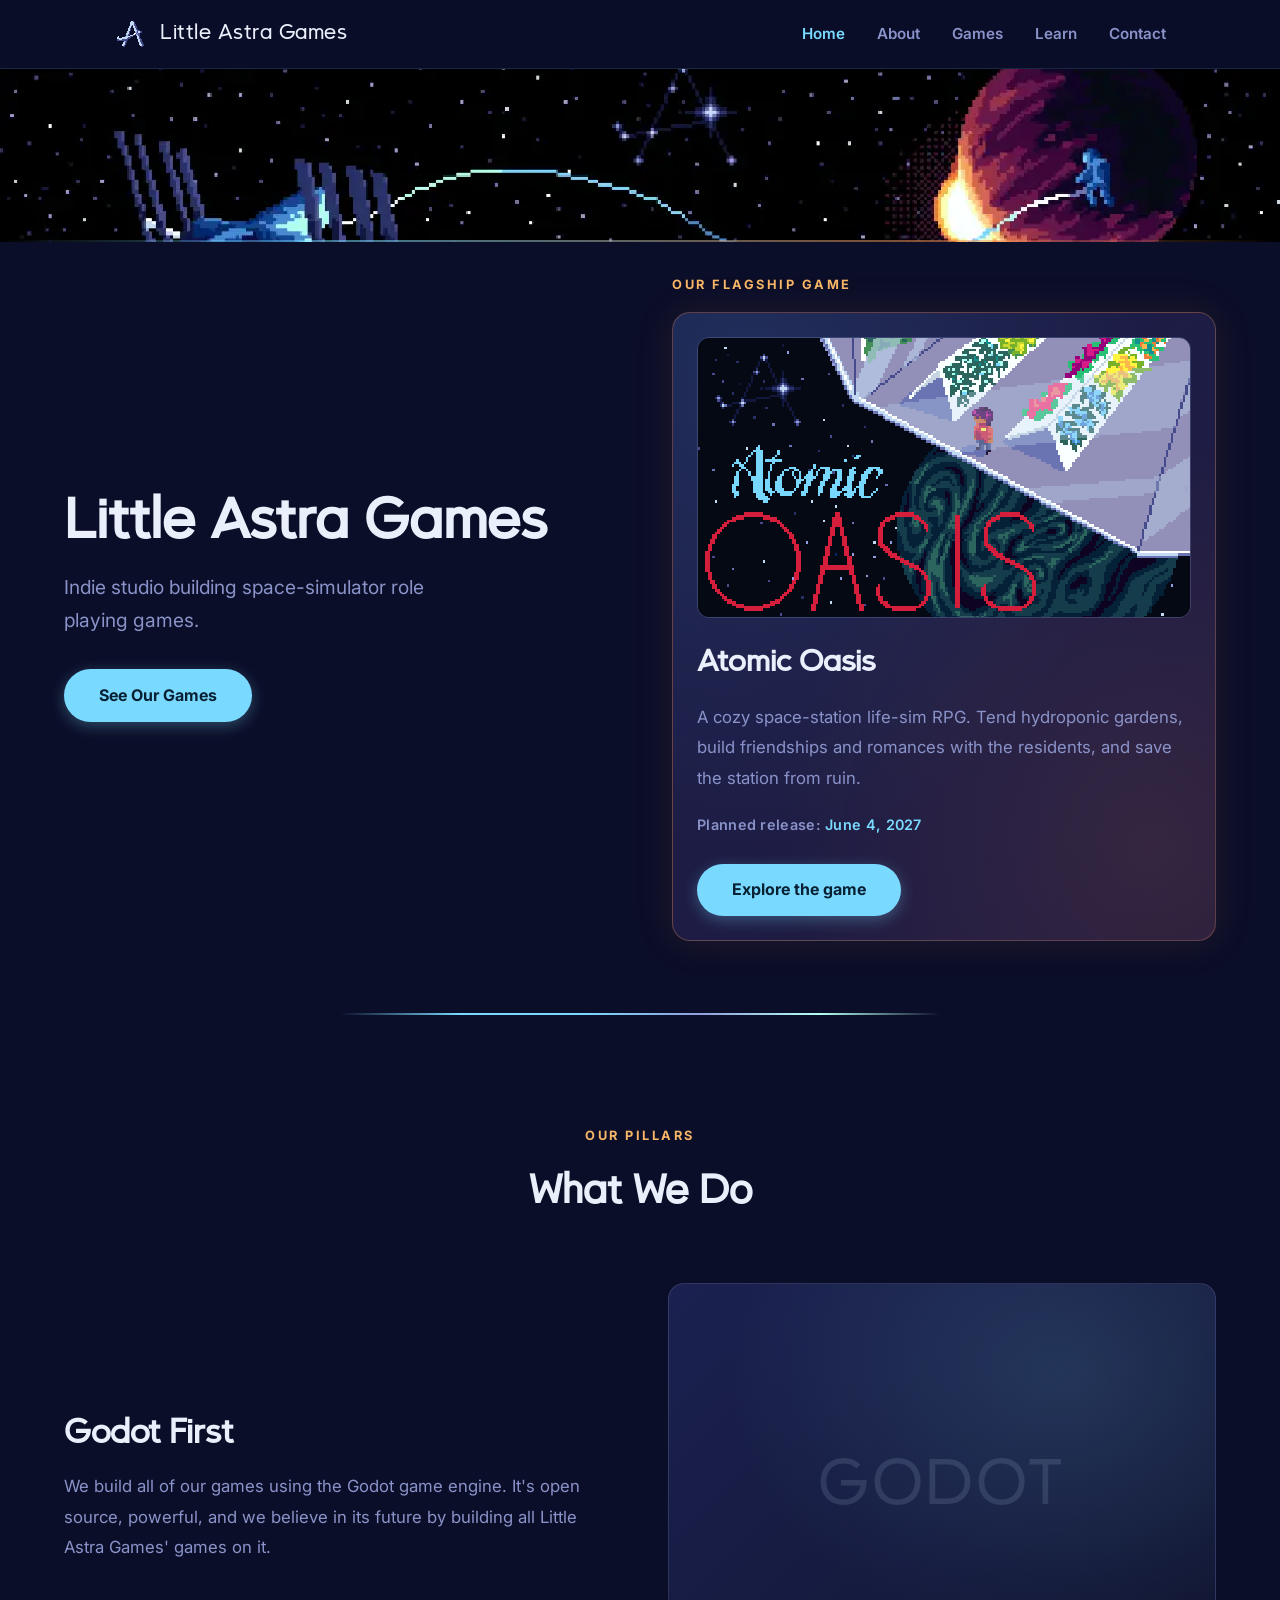
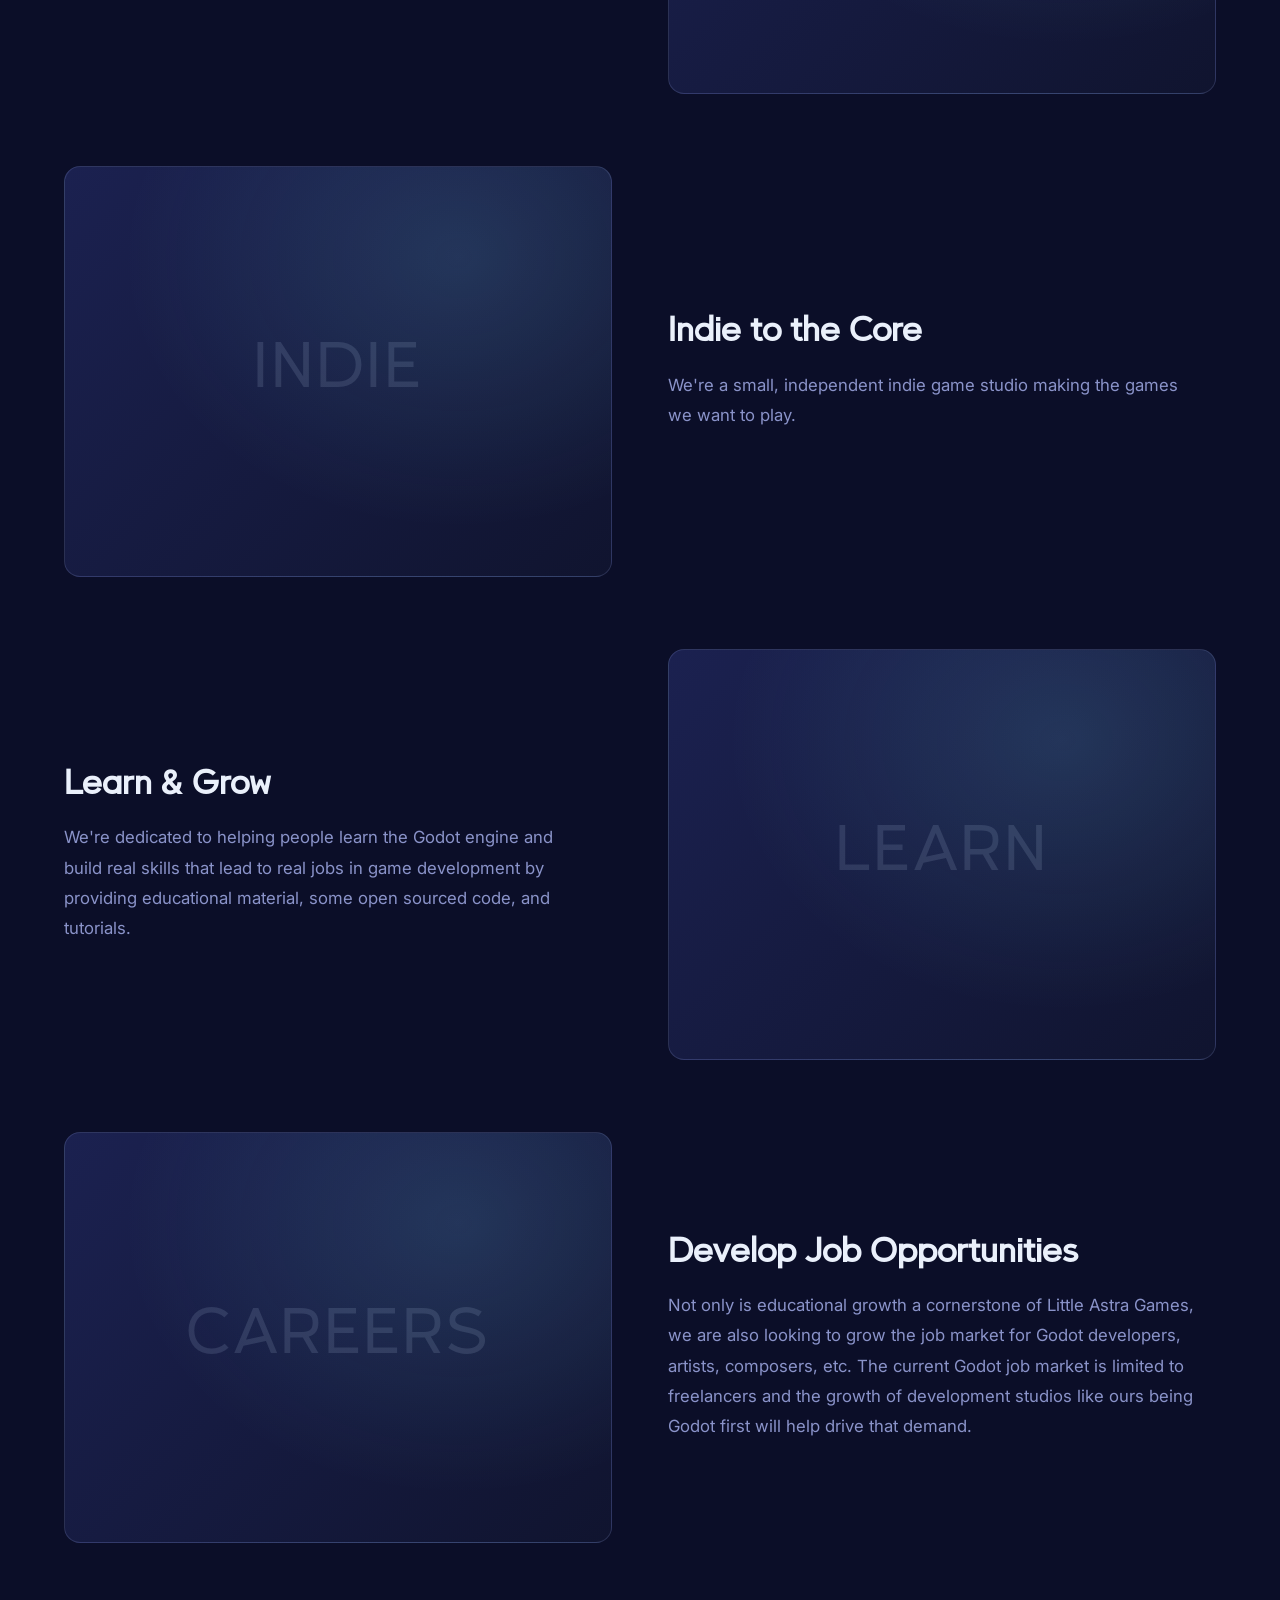
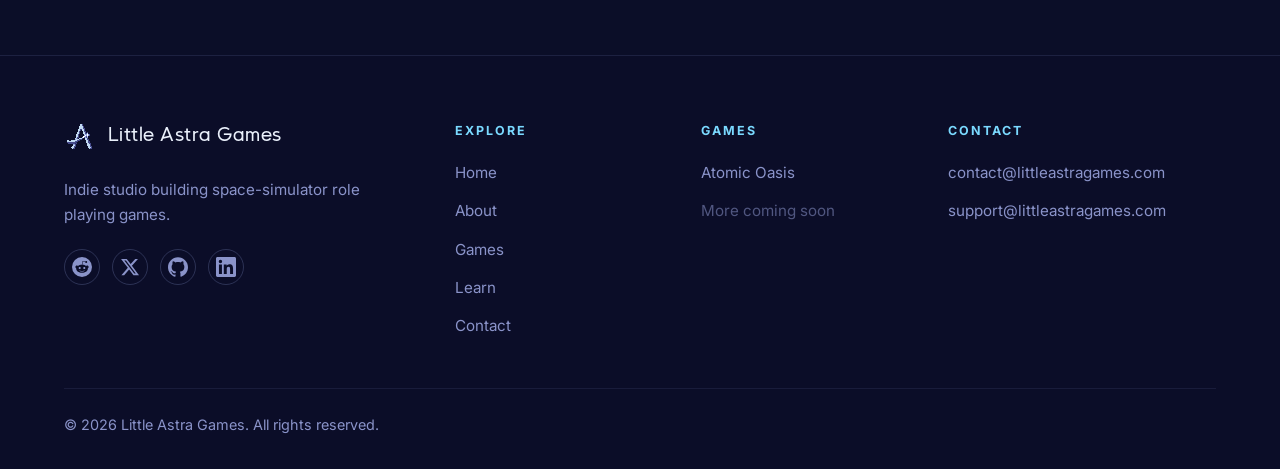
<file: index.html>
<!doctype html>
<html lang="en">
    <head>
        <meta charset="UTF-8" />
        <meta name="viewport" content="width=device-width, initial-scale=1.0" />
        <meta
            name="description"
            content="Little Astra Games | An indie game studio."
        />
        <title>Little Astra Games</title>
        <link rel="icon" type="image/png" href="images/LittleAstraLogoTransparent.png" />
        <link rel="preconnect" href="https://fonts.googleapis.com" />
        <link rel="preconnect" href="https://fonts.gstatic.com" crossorigin />
        <link
            href="https://fonts.googleapis.com/css2?family=Inter:wght@400;500;600;700;800&display=swap"
            rel="stylesheet"
        />

        <link rel="stylesheet" href="css/style.css" />
    </head>
    <body class="home">
        <!-- Navigation -->
        <header class="site-header">
            <nav class="nav-container">
                <a href="index.html" class="logo"><img src="images/LittleAstraLogoTransparent.png" alt="" class="logo-mark" /><span>Little Astra Games</span></a>
                <button class="nav-toggle" aria-label="Toggle navigation">
                    <span></span>
                    <span></span>
                    <span></span>
                </button>
                <ul class="nav-links">
                    <li><a href="index.html" class="nav-active">Home</a></li>
                    <li><a href="about.html">About</a></li>
                    <li><a href="games.html">Games</a></li>
                    <li><a href="learn.html">Learn</a></li>
                    <li><a href="contact.html">Contact</a></li>
                </ul>
            </nav>
        </header>

        <!-- Banner -->
        <section class="hero-banner">
            <div class="hero-banner-img" role="img" aria-label="Atomic Oasis key art: a space station, a constellation, and a distant planet"></div>
        </section>

        <!-- Intro + Flagship -->
        <section class="section section-intro">
            <div class="container">
                <div class="intro-row">
                    <div class="intro-text">
                        <h1>Little Astra Games</h1>
                        <p class="hero-subtitle">
                            Indie studio building space-simulator role playing games.
                        </p>
                        <a href="games.html" class="btn">See Our Games</a>
                    </div>
                    <div class="intro-flagship">
                        <span class="section-label">Our Flagship Game</span>
                        <div class="flagship-card">
                            <img src="images/atomic-oasis-capsule.png" alt="Atomic Oasis key art" class="flagship-img" />
                            <div class="flagship-info">
                                <h2>Atomic Oasis</h2>
                                <p>
                                    A cozy space-station life-sim RPG. Tend hydroponic
                                    gardens, build friendships and romances with the
                                    residents, and save the station from ruin.
                                </p>
                                <p class="flagship-release">Planned release: <span>June 4, 2027</span></p>
                                <a href="games.html" class="btn">Explore the game</a>
                            </div>
                        </div>
                    </div>
                </div>
            </div>
        </section>

        <!-- Highlights -->
        <section class="section section-highlights">
            <div class="container">
                <span class="section-label">Our Pillars</span>
                <h2>What We Do</h2>
                <div class="pillars">
                    <div class="pillar-row">
                        <div class="pillar-text">
                            <h3>Godot First</h3>
                            <p>
                                We build all of our games using the Godot game
                                engine. It's open source, powerful, and we believe
                                in its future by building all Little Astra Games'
                                games on it.
                            </p>
                        </div>
                        <div class="pillar-media">
                            <div class="pillar-placeholder"><span>Godot</span></div>
                        </div>
                    </div>
                    <div class="pillar-row">
                        <div class="pillar-text">
                            <h3>Indie to the Core</h3>
                            <p>
                                We're a small, independent indie game studio making
                                the games we want to play.
                            </p>
                        </div>
                        <div class="pillar-media">
                            <div class="pillar-placeholder"><span>Indie</span></div>
                        </div>
                    </div>
                    <div class="pillar-row">
                        <div class="pillar-text">
                            <h3>Learn &amp; Grow</h3>
                            <p>
                                We're dedicated to helping people learn the Godot
                                engine and build real skills that lead to real jobs
                                in game development by providing educational
                                material, some open sourced code, and tutorials.
                            </p>
                        </div>
                        <div class="pillar-media">
                            <div class="pillar-placeholder"><span>Learn</span></div>
                        </div>
                    </div>
                    <div class="pillar-row">
                        <div class="pillar-text">
                            <h3>Develop Job Opportunities</h3>
                            <p>
                                Not only is educational growth a cornerstone of
                                Little Astra Games, we are also looking to grow the
                                job market for Godot developers, artists, composers,
                                etc. The current Godot job market is limited to
                                freelancers and the growth of development studios
                                like ours being Godot first will help drive that
                                demand.
                            </p>
                        </div>
                        <div class="pillar-media">
                            <div class="pillar-placeholder"><span>Careers</span></div>
                        </div>
                    </div>
                </div>
            </div>
        </section>

        <!-- Footer -->
        <footer class="site-footer">
    <div class="container">
      <div class="footer-top">
        <div class="footer-brand">
          <a href="index.html" class="footer-logo"><img src="images/LittleAstraLogoTransparent.png" alt="" class="footer-logo-mark" /><span>Little Astra Games</span></a>
          <p class="footer-tagline">Indie studio building space-simulator role playing games.</p>
          <ul class="footer-social">
        <li><a href="https://www.reddit.com/user/LittleAstraGames/" aria-label="Reddit" target="_blank" rel="noopener noreferrer"><svg width="20" height="20" viewBox="0 0 24 24" fill="currentColor"><path d="M12 0A12 12 0 0 0 0 12a12 12 0 0 0 12 12 12 12 0 0 0 12-12A12 12 0 0 0 12 0zm5.01 4.744c.688 0 1.25.561 1.25 1.249a1.25 1.25 0 0 1-2.498.056l-2.597-.547-.8 3.747c1.824.07 3.48.632 4.674 1.488.308-.309.73-.491 1.207-.491.968 0 1.754.786 1.754 1.754 0 .716-.435 1.333-1.01 1.614a3.111 3.111 0 0 1 .042.52c0 2.694-3.13 4.884-7.004 4.884-3.874 0-7.004-2.19-7.004-4.884 0-.174.014-.346.042-.514-.577-.28-1.013-.898-1.013-1.616 0-.968.786-1.754 1.754-1.754.463 0 .898.196 1.207.49 1.207-.883 2.878-1.43 4.744-1.487l.885-4.182a.342.342 0 0 1 .14-.197.35.35 0 0 1 .238-.042l2.906.617a1.214 1.214 0 0 1 1.108-.701zM9.25 12C8.561 12 8 12.562 8 13.25c0 .687.561 1.248 1.25 1.248.687 0 1.248-.561 1.248-1.249 0-.688-.561-1.249-1.249-1.249zm5.5 0c-.687 0-1.248.561-1.248 1.25 0 .687.561 1.248 1.249 1.248.688 0 1.249-.561 1.249-1.249 0-.687-.562-1.249-1.25-1.249zm-5.466 3.99a.327.327 0 0 0-.231.094.33.33 0 0 0 0 .463c.842.842 2.484.913 2.961.913.477 0 2.105-.056 2.961-.913a.361.361 0 0 0 0-.463.327.327 0 0 0-.462 0c-.547.533-1.684.73-2.512.73-.828 0-1.979-.196-2.512-.73a.326.326 0 0 0-.205-.094z"/></svg></a></li>
        <li><a href="https://x.com/LittleAstraGame" aria-label="X (Twitter)" target="_blank" rel="noopener noreferrer"><svg width="20" height="20" viewBox="0 0 24 24" fill="currentColor"><path d="M18.244 2.25h3.308l-7.227 8.26 8.502 11.24H16.17l-5.214-6.817L4.99 21.75H1.68l7.73-8.835L1.254 2.25H8.08l4.713 6.231zm-1.161 17.52h1.833L7.084 4.126H5.117z"/></svg></a></li>
        <li><a href="https://github.com/Little-Astra-Games" aria-label="GitHub" target="_blank" rel="noopener noreferrer"><svg width="20" height="20" viewBox="0 0 24 24" fill="currentColor"><path d="M12 .297c-6.63 0-12 5.373-12 12 0 5.303 3.438 9.8 8.205 11.385.6.113.82-.258.82-.577 0-.285-.01-1.04-.015-2.04-3.338.724-4.042-1.61-4.042-1.61C4.422 18.07 3.633 17.7 3.633 17.7c-1.087-.744.084-.729.084-.729 1.205.084 1.838 1.236 1.838 1.236 1.07 1.835 2.809 1.305 3.495.998.108-.776.417-1.305.76-1.605-2.665-.3-5.466-1.332-5.466-5.93 0-1.31.465-2.38 1.235-3.22-.135-.303-.54-1.523.105-3.176 0 0 1.005-.322 3.3 1.23.96-.267 1.98-.399 3-.405 1.02.006 2.04.138 3 .405 2.28-1.552 3.285-1.23 3.285-1.23.645 1.653.24 2.873.12 3.176.765.84 1.23 1.91 1.23 3.22 0 4.61-2.805 5.625-5.475 5.92.42.36.81 1.096.81 2.22 0 1.606-.015 2.896-.015 3.286 0 .315.21.69.825.57C20.565 22.092 24 17.592 24 12.297c0-6.627-5.373-12-12-12"/></svg></a></li>
        <li><a href="https://www.linkedin.com/company/little-astra-games/" aria-label="LinkedIn" target="_blank" rel="noopener noreferrer"><svg width="20" height="20" viewBox="0 0 24 24" fill="currentColor"><path d="M20.447 20.452h-3.554v-5.569c0-1.328-.027-3.037-1.852-3.037-1.853 0-2.136 1.445-2.136 2.939v5.667H9.351V9h3.414v1.561h.046c.477-.9 1.637-1.85 3.37-1.85 3.601 0 4.267 2.37 4.267 5.455v6.286zM5.337 7.433a2.062 2.062 0 0 1-2.063-2.065 2.064 2.064 0 1 1 2.063 2.065zm1.782 13.019H3.555V9h3.564v11.452zM22.225 0H1.771C.792 0 0 .774 0 1.729v20.542C0 23.227.792 24 1.771 24h20.451C23.2 24 24 23.227 24 22.271V1.729C24 .774 23.2 0 22.222 0h.003z"/></svg></a></li>
      </ul>
        </div>
        <div class="footer-col">
          <h4>Explore</h4>
          <ul>
            <li><a href="index.html">Home</a></li>
            <li><a href="about.html">About</a></li>
            <li><a href="games.html">Games</a></li>
            <li><a href="learn.html">Learn</a></li>
            <li><a href="contact.html">Contact</a></li>
          </ul>
        </div>
        <div class="footer-col">
          <h4>Games</h4>
          <ul>
            <li><a href="games.html">Atomic Oasis</a></li>
            <li><span class="footer-muted">More coming soon</span></li>
          </ul>
        </div>
        <div class="footer-col">
          <h4>Contact</h4>
          <ul>
            <li><a href="mailto:contact@littleastragames.com">contact@littleastragames.com</a></li>
            <li><a href="mailto:support@littleastragames.com">support@littleastragames.com</a></li>
          </ul>
        </div>
      </div>
      <div class="footer-bottom">
        <p>&copy; 2026 Little Astra Games. All rights reserved.</p>
      </div>
    </div>
  </footer>

        <script src="js/main.js"></script>
    </body>
</html>
</file>
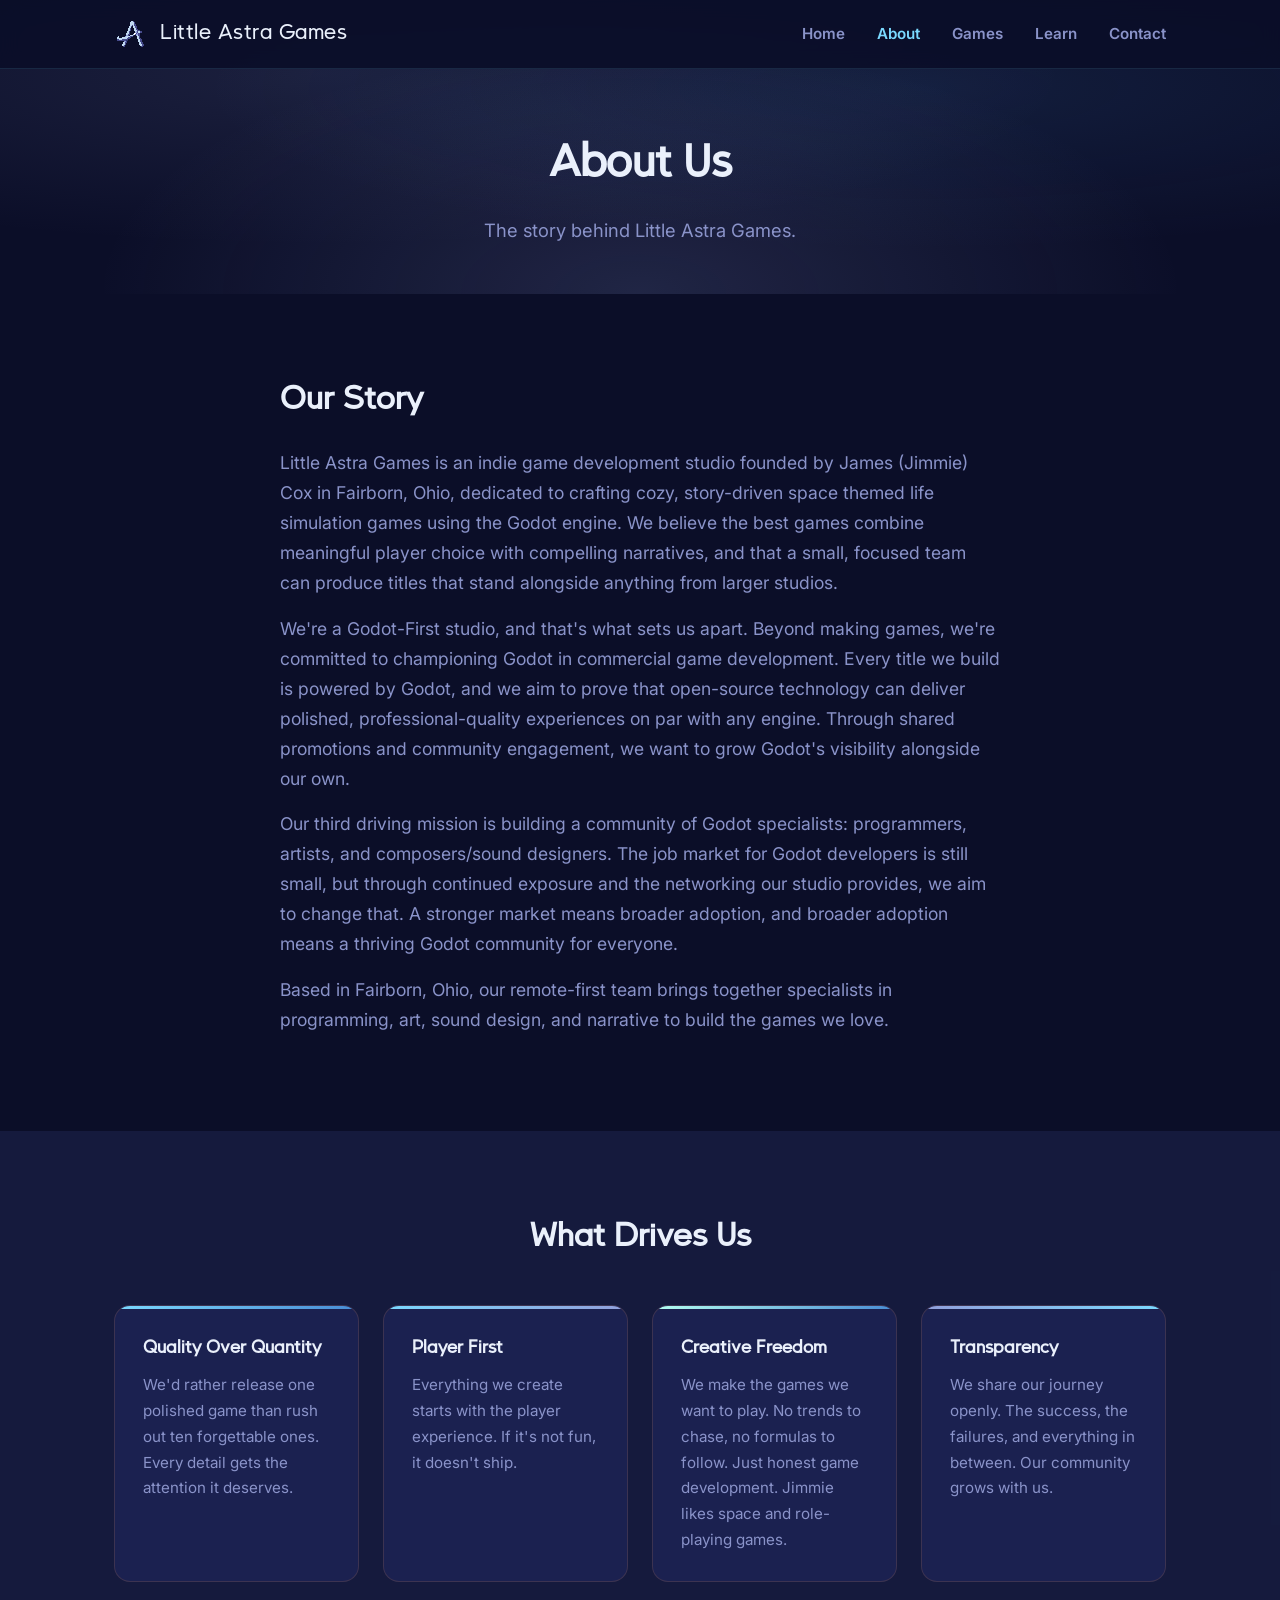
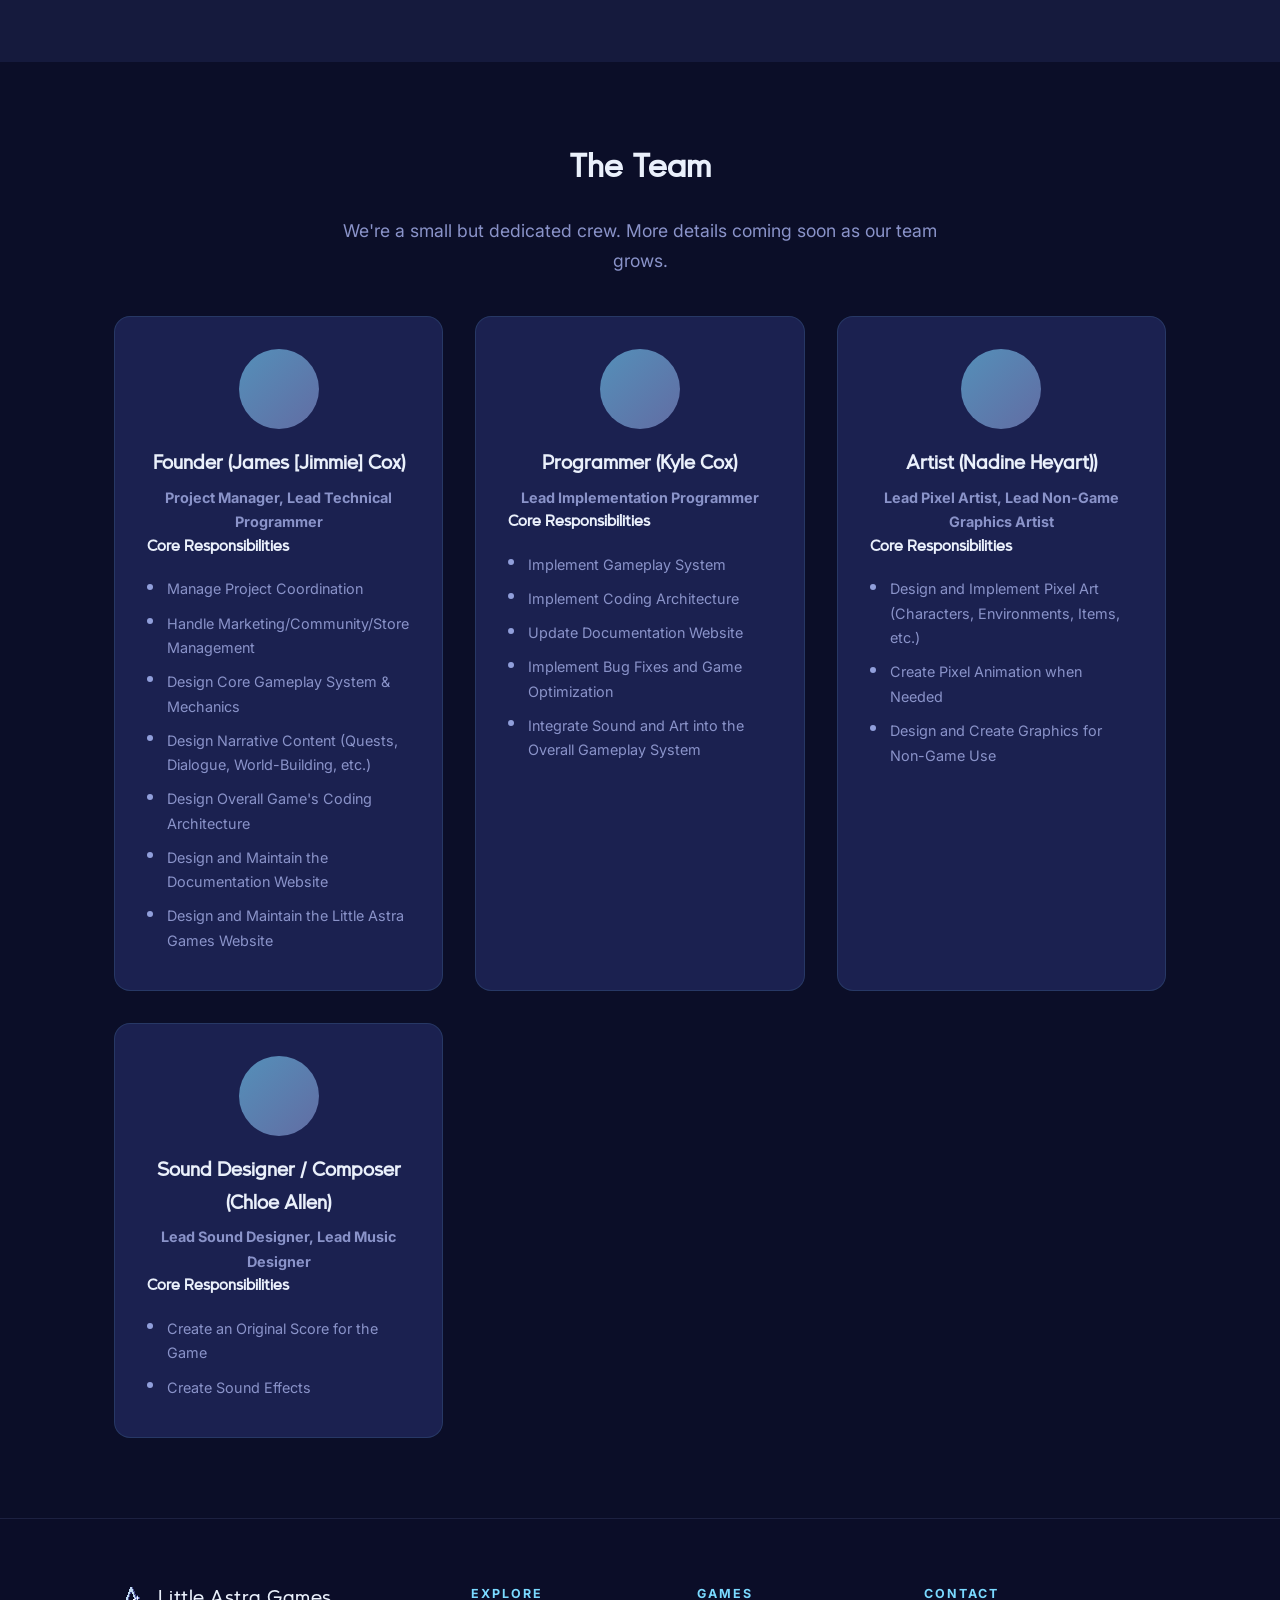
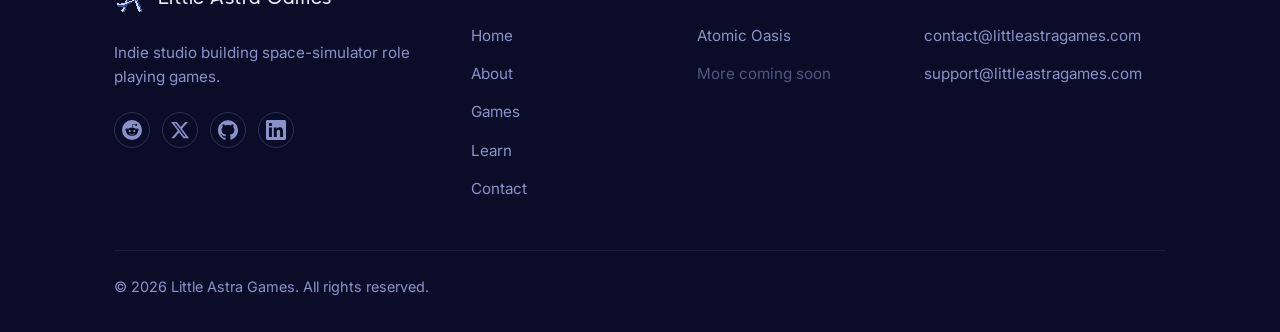
<file: about.html>
<!doctype html>
<html lang="en">
    <head>
        <meta charset="UTF-8" />
        <meta name="viewport" content="width=device-width, initial-scale=1.0" />
        <meta
            name="description"
            content="About Little Astra Games - Learn about our indie game studio and the team behind the games."
        />
        <title>About - Little Astra Games</title>
        <link rel="icon" type="image/png" href="images/LittleAstraLogoTransparent.png" />
        <link rel="preconnect" href="https://fonts.googleapis.com" />
        <link rel="preconnect" href="https://fonts.gstatic.com" crossorigin />
        <link
            href="https://fonts.googleapis.com/css2?family=Inter:wght@400;500;600;700;800&display=swap"
            rel="stylesheet"
        />
        <link rel="stylesheet" href="css/style.css" />
    </head>
    <body>
        <!-- Navigation -->
        <header class="site-header">
            <nav class="nav-container">
                <a href="index.html" class="logo"><img src="images/LittleAstraLogoTransparent.png" alt="" class="logo-mark" /><span>Little Astra Games</span></a>
                <button class="nav-toggle" aria-label="Toggle navigation">
                    <span></span>
                    <span></span>
                    <span></span>
                </button>
                <ul class="nav-links">
                    <li><a href="index.html">Home</a></li>
                    <li><a href="about.html" class="nav-active">About</a></li>
                    <li><a href="games.html">Games</a></li>
                    <li><a href="learn.html">Learn</a></li>
                    <li><a href="contact.html">Contact</a></li>
                </ul>
            </nav>
        </header>

        <!-- Page Header -->
        <section class="page-header">
            <div class="container">
                <h1>About Us</h1>
                <p>The story behind Little Astra Games.</p>
            </div>
        </section>

        <!-- Our Story -->
        <section class="section">
            <div class="container">
                <div class="content-block">
                    <h2>Our Story</h2>
                    <p>
                        Little Astra Games is an indie game development studio
                        founded by James (Jimmie) Cox in Fairborn, Ohio,
                        dedicated to crafting cozy, story-driven space themed
                        life simulation games using the Godot engine. We believe
                        the best games combine meaningful player choice with
                        compelling narratives, and that a small, focused team
                        can produce titles that stand alongside anything from
                        larger studios.
                    </p>
                    <p>
                        We're a Godot-First studio, and that's what sets us
                        apart. Beyond making games, we're committed to
                        championing Godot in commercial game development. Every
                        title we build is powered by Godot, and we aim to prove
                        that open-source technology can deliver polished,
                        professional-quality experiences on par with any engine.
                        Through shared promotions and community engagement, we
                        want to grow Godot's visibility alongside our own.
                    </p>
                    <p>
                        Our third driving mission is building a community of
                        Godot specialists: programmers, artists, and
                        composers/sound designers. The job market for Godot
                        developers is still small, but through continued
                        exposure and the networking our studio provides, we aim
                        to change that. A stronger market means broader
                        adoption, and broader adoption means a thriving Godot
                        community for everyone.
                    </p>
                    <p>
                        Based in Fairborn, Ohio, our remote-first team brings
                        together specialists in programming, art, sound design,
                        and narrative to build the games we love.
                    </p>
                </div>
            </div>
        </section>

        <!-- Our Values -->
        <section class="section section-alt">
            <div class="container">
                <h2>What Drives Us</h2>
                <div class="values-grid">
                    <div class="value-card">
                        <h3>Quality Over Quantity</h3>
                        <p>
                            We'd rather release one polished game than rush out
                            ten forgettable ones. Every detail gets the
                            attention it deserves.
                        </p>
                    </div>
                    <div class="value-card">
                        <h3>Player First</h3>
                        <p>
                            Everything we create starts with the player
                            experience. If it's not fun, it doesn't ship.
                        </p>
                    </div>
                    <div class="value-card">
                        <h3>Creative Freedom</h3>
                        <p>
                            We make the games we want to play. No trends to
                            chase, no formulas to follow. Just honest game
                            development. Jimmie likes space and role-playing
                            games.
                        </p>
                    </div>
                    <div class="value-card">
                        <h3>Transparency</h3>
                        <p>
                            We share our journey openly. The success, the
                            failures, and everything in between. Our community
                            grows with us.
                        </p>
                    </div>
                </div>
            </div>
        </section>

        <!-- Team -->
        <section class="section">
            <div class="container">
                <h2>The Team</h2>
                <p>
                    We're a small but dedicated crew. More details coming soon
                    as our team grows.
                </p>
                <div class="team-grid">
                    <div class="team-card">
                        <div class="team-avatar"></div>
                        <h3>Founder (James [Jimmie] Cox)</h3>
                        <p class="team-role">
                            Project Manager, Lead Technical Programmer
                        </p>
                        <h4>Core Responsibilities</h4>
                        <ul class="team-responsibilities">
                            <li>Manage Project Coordination</li>
                            <li>Handle Marketing/Community/Store Management</li>
                            <li>Design Core Gameplay System &amp; Mechanics</li>
                            <li>
                                Design Narrative Content (Quests, Dialogue,
                                World-Building, etc.)
                            </li>
                            <li>Design Overall Game's Coding Architecture</li>
                            <li>
                                Design and Maintain the Documentation Website
                            </li>
                            <li>
                                Design and Maintain the Little Astra Games
                                Website
                            </li>
                        </ul>
                    </div>
                    <div class="team-card">
                        <div class="team-avatar"></div>
                        <h3>Programmer (Kyle Cox)</h3>
                        <p class="team-role">Lead Implementation Programmer</p>
                        <h4>Core Responsibilities</h4>
                        <ul class="team-responsibilities">
                            <li>Implement Gameplay System</li>
                            <li>Implement Coding Architecture</li>
                            <li>Update Documentation Website</li>
                            <li>Implement Bug Fixes and Game Optimization</li>
                            <li>
                                Integrate Sound and Art into the Overall
                                Gameplay System
                            </li>
                        </ul>
                    </div>
                    <div class="team-card">
                        <div class="team-avatar"></div>
                        <h3>Artist (Nadine Heyart))</h3>
                        <p class="team-role">
                            Lead Pixel Artist, Lead Non-Game Graphics Artist
                        </p>
                        <h4>Core Responsibilities</h4>
                        <ul class="team-responsibilities">
                            <li>
                                Design and Implement Pixel Art (Characters,
                                Environments, Items, etc.)
                            </li>
                            <li>Create Pixel Animation when Needed</li>
                            <li>Design and Create Graphics for Non-Game Use</li>
                        </ul>
                    </div>
                    <div class="team-card">
                        <div class="team-avatar"></div>
                        <h3>Sound Designer / Composer (Chloe Allen)</h3>
                        <p class="team-role">
                            Lead Sound Designer, Lead Music Designer
                        </p>
                        <h4>Core Responsibilities</h4>
                        <ul class="team-responsibilities">
                            <li>Create an Original Score for the Game</li>
                            <li>Create Sound Effects</li>
                        </ul>
                    </div>
                </div>
            </div>
        </section>

        <!-- Footer -->
        <footer class="site-footer">
    <div class="container">
      <div class="footer-top">
        <div class="footer-brand">
          <a href="index.html" class="footer-logo"><img src="images/LittleAstraLogoTransparent.png" alt="" class="footer-logo-mark" /><span>Little Astra Games</span></a>
          <p class="footer-tagline">Indie studio building space-simulator role playing games.</p>
          <ul class="footer-social">
        <li><a href="https://www.reddit.com/user/LittleAstraGames/" aria-label="Reddit" target="_blank" rel="noopener noreferrer"><svg width="20" height="20" viewBox="0 0 24 24" fill="currentColor"><path d="M12 0A12 12 0 0 0 0 12a12 12 0 0 0 12 12 12 12 0 0 0 12-12A12 12 0 0 0 12 0zm5.01 4.744c.688 0 1.25.561 1.25 1.249a1.25 1.25 0 0 1-2.498.056l-2.597-.547-.8 3.747c1.824.07 3.48.632 4.674 1.488.308-.309.73-.491 1.207-.491.968 0 1.754.786 1.754 1.754 0 .716-.435 1.333-1.01 1.614a3.111 3.111 0 0 1 .042.52c0 2.694-3.13 4.884-7.004 4.884-3.874 0-7.004-2.19-7.004-4.884 0-.174.014-.346.042-.514-.577-.28-1.013-.898-1.013-1.616 0-.968.786-1.754 1.754-1.754.463 0 .898.196 1.207.49 1.207-.883 2.878-1.43 4.744-1.487l.885-4.182a.342.342 0 0 1 .14-.197.35.35 0 0 1 .238-.042l2.906.617a1.214 1.214 0 0 1 1.108-.701zM9.25 12C8.561 12 8 12.562 8 13.25c0 .687.561 1.248 1.25 1.248.687 0 1.248-.561 1.248-1.249 0-.688-.561-1.249-1.249-1.249zm5.5 0c-.687 0-1.248.561-1.248 1.25 0 .687.561 1.248 1.249 1.248.688 0 1.249-.561 1.249-1.249 0-.687-.562-1.249-1.25-1.249zm-5.466 3.99a.327.327 0 0 0-.231.094.33.33 0 0 0 0 .463c.842.842 2.484.913 2.961.913.477 0 2.105-.056 2.961-.913a.361.361 0 0 0 0-.463.327.327 0 0 0-.462 0c-.547.533-1.684.73-2.512.73-.828 0-1.979-.196-2.512-.73a.326.326 0 0 0-.205-.094z"/></svg></a></li>
        <li><a href="https://x.com/LittleAstraGame" aria-label="X (Twitter)" target="_blank" rel="noopener noreferrer"><svg width="20" height="20" viewBox="0 0 24 24" fill="currentColor"><path d="M18.244 2.25h3.308l-7.227 8.26 8.502 11.24H16.17l-5.214-6.817L4.99 21.75H1.68l7.73-8.835L1.254 2.25H8.08l4.713 6.231zm-1.161 17.52h1.833L7.084 4.126H5.117z"/></svg></a></li>
        <li><a href="https://github.com/Little-Astra-Games" aria-label="GitHub" target="_blank" rel="noopener noreferrer"><svg width="20" height="20" viewBox="0 0 24 24" fill="currentColor"><path d="M12 .297c-6.63 0-12 5.373-12 12 0 5.303 3.438 9.8 8.205 11.385.6.113.82-.258.82-.577 0-.285-.01-1.04-.015-2.04-3.338.724-4.042-1.61-4.042-1.61C4.422 18.07 3.633 17.7 3.633 17.7c-1.087-.744.084-.729.084-.729 1.205.084 1.838 1.236 1.838 1.236 1.07 1.835 2.809 1.305 3.495.998.108-.776.417-1.305.76-1.605-2.665-.3-5.466-1.332-5.466-5.93 0-1.31.465-2.38 1.235-3.22-.135-.303-.54-1.523.105-3.176 0 0 1.005-.322 3.3 1.23.96-.267 1.98-.399 3-.405 1.02.006 2.04.138 3 .405 2.28-1.552 3.285-1.23 3.285-1.23.645 1.653.24 2.873.12 3.176.765.84 1.23 1.91 1.23 3.22 0 4.61-2.805 5.625-5.475 5.92.42.36.81 1.096.81 2.22 0 1.606-.015 2.896-.015 3.286 0 .315.21.69.825.57C20.565 22.092 24 17.592 24 12.297c0-6.627-5.373-12-12-12"/></svg></a></li>
        <li><a href="https://www.linkedin.com/company/little-astra-games/" aria-label="LinkedIn" target="_blank" rel="noopener noreferrer"><svg width="20" height="20" viewBox="0 0 24 24" fill="currentColor"><path d="M20.447 20.452h-3.554v-5.569c0-1.328-.027-3.037-1.852-3.037-1.853 0-2.136 1.445-2.136 2.939v5.667H9.351V9h3.414v1.561h.046c.477-.9 1.637-1.85 3.37-1.85 3.601 0 4.267 2.37 4.267 5.455v6.286zM5.337 7.433a2.062 2.062 0 0 1-2.063-2.065 2.064 2.064 0 1 1 2.063 2.065zm1.782 13.019H3.555V9h3.564v11.452zM22.225 0H1.771C.792 0 0 .774 0 1.729v20.542C0 23.227.792 24 1.771 24h20.451C23.2 24 24 23.227 24 22.271V1.729C24 .774 23.2 0 22.222 0h.003z"/></svg></a></li>
      </ul>
        </div>
        <div class="footer-col">
          <h4>Explore</h4>
          <ul>
            <li><a href="index.html">Home</a></li>
            <li><a href="about.html">About</a></li>
            <li><a href="games.html">Games</a></li>
            <li><a href="learn.html">Learn</a></li>
            <li><a href="contact.html">Contact</a></li>
          </ul>
        </div>
        <div class="footer-col">
          <h4>Games</h4>
          <ul>
            <li><a href="games.html">Atomic Oasis</a></li>
            <li><span class="footer-muted">More coming soon</span></li>
          </ul>
        </div>
        <div class="footer-col">
          <h4>Contact</h4>
          <ul>
            <li><a href="mailto:contact@littleastragames.com">contact@littleastragames.com</a></li>
            <li><a href="mailto:support@littleastragames.com">support@littleastragames.com</a></li>
          </ul>
        </div>
      </div>
      <div class="footer-bottom">
        <p>&copy; 2026 Little Astra Games. All rights reserved.</p>
      </div>
    </div>
  </footer>

        <script src="js/main.js"></script>
    </body>
</html>
</file>
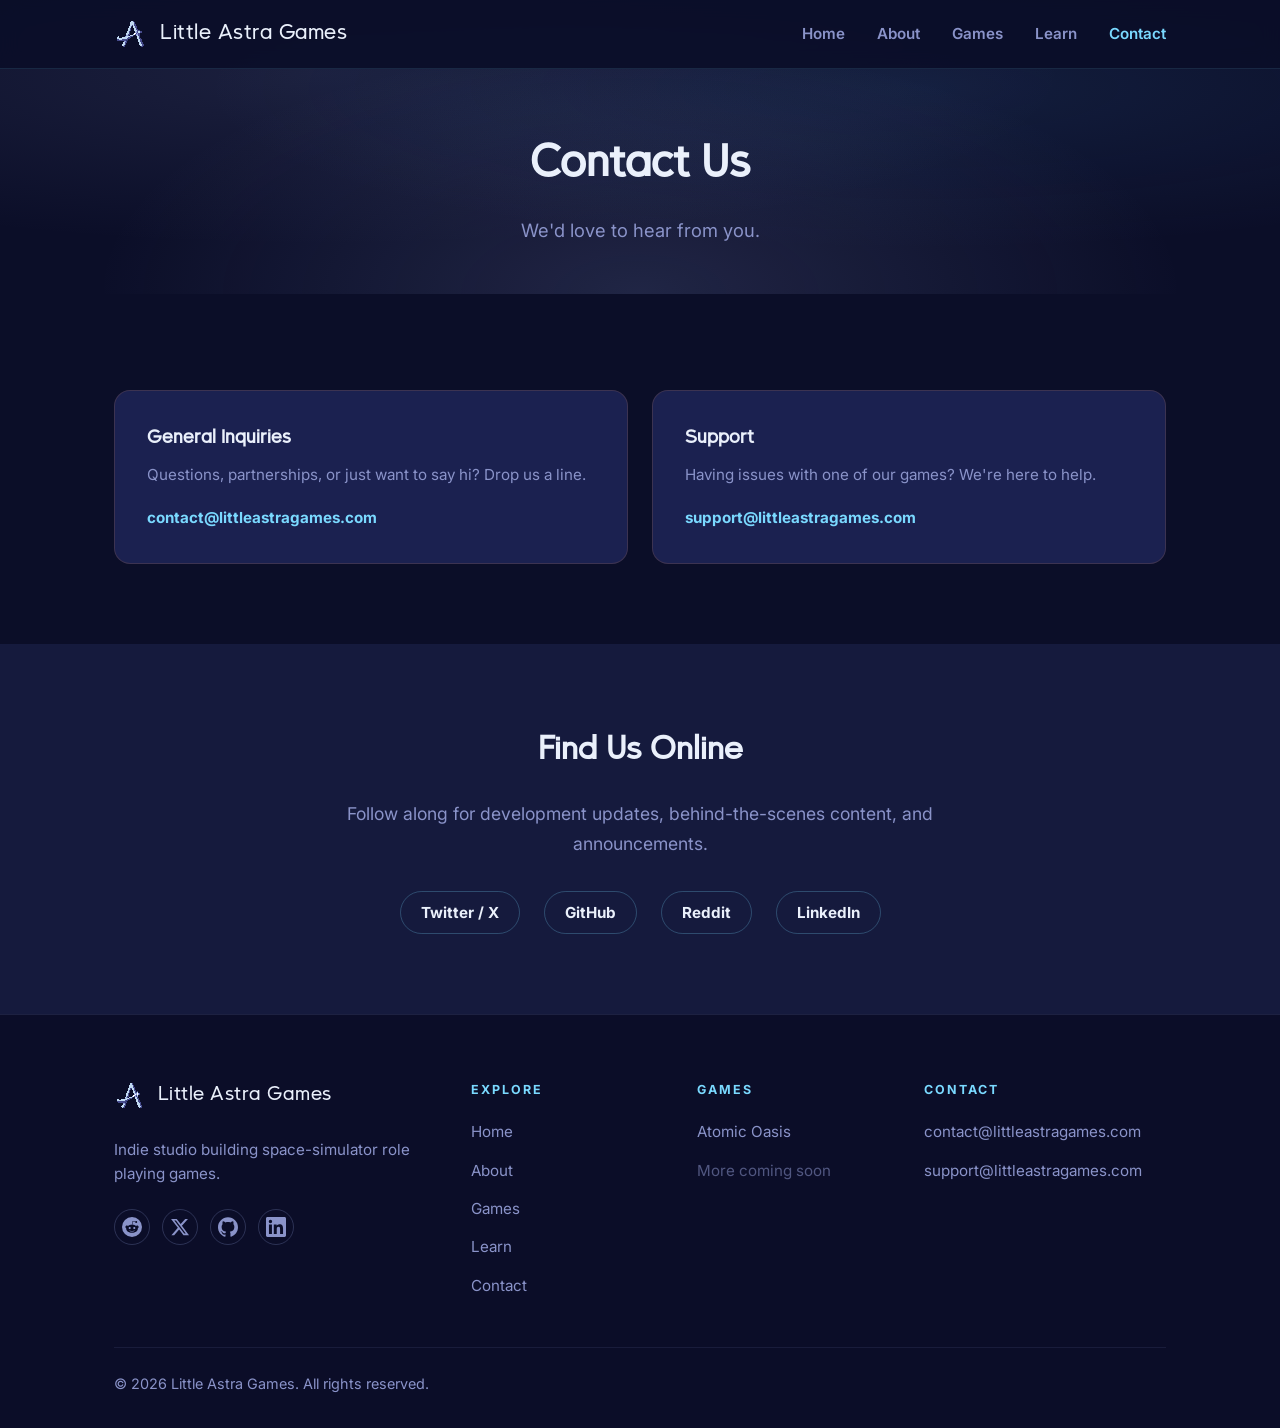
<file: contact.html>
<!DOCTYPE html>
<html lang="en">
<head>
  <meta charset="UTF-8">
  <meta name="viewport" content="width=device-width, initial-scale=1.0">
  <meta name="description" content="Contact Little Astra Games - Get in touch with our indie game studio.">
  <title>Contact - Little Astra Games</title>
  <link rel="icon" type="image/png" href="images/LittleAstraLogoTransparent.png">
  <link rel="preconnect" href="https://fonts.googleapis.com">
  <link rel="preconnect" href="https://fonts.gstatic.com" crossorigin>
  <link href="https://fonts.googleapis.com/css2?family=Inter:wght@400;500;600;700;800&display=swap" rel="stylesheet">
  <link rel="stylesheet" href="css/style.css">
</head>
<body>

  <!-- Navigation -->
  <header class="site-header">
    <nav class="nav-container">
      <a href="index.html" class="logo"><img src="images/LittleAstraLogoTransparent.png" alt="" class="logo-mark" /><span>Little Astra Games</span></a>
      <button class="nav-toggle" aria-label="Toggle navigation">
        <span></span>
        <span></span>
        <span></span>
      </button>
      <ul class="nav-links">
        <li><a href="index.html">Home</a></li>
        <li><a href="about.html">About</a></li>
        <li><a href="games.html">Games</a></li>
        <li><a href="learn.html">Learn</a></li>
        <li><a href="contact.html" class="nav-active">Contact</a></li>
      </ul>
    </nav>
  </header>

  <!-- Page Header -->
  <section class="page-header">
    <div class="container">
      <h1>Contact Us</h1>
      <p>We'd love to hear from you.</p>
    </div>
  </section>

  <!-- Contact Options -->
  <section class="section">
    <div class="container">
      <div class="contact-grid">
        <div class="contact-card">
          <h3>General Inquiries</h3>
          <p>Questions, partnerships, or just want to say hi? Drop us a line.</p>
          <a href="mailto:contact@littleastragames.com" class="contact-link">contact@littleastragames.com</a>
        </div>
<div class="contact-card">
          <h3>Support</h3>
          <p>Having issues with one of our games? We're here to help.</p>
          <a href="mailto:support@littleastragames.com" class="contact-link">support@littleastragames.com</a>
        </div>
      </div>
    </div>
  </section>

  <!-- Social -->
  <section class="section section-alt">
    <div class="container">
      <h2>Find Us Online</h2>
      <p>Follow along for development updates, behind-the-scenes content, and announcements.</p>
      <ul class="social-links">
        <li><a href="https://x.com/LittleAstraGame" target="_blank" rel="noopener noreferrer">Twitter / X</a></li>
        <li><a href="https://github.com/Little-Astra-Games" target="_blank" rel="noopener noreferrer">GitHub</a></li>
        <li><a href="https://www.reddit.com/user/LittleAstraGames/" target="_blank" rel="noopener noreferrer">Reddit</a></li>
        <li><a href="https://www.linkedin.com/company/little-astra-games/" aria-label="LinkedIn" target="_blank" rel="noopener noreferrer">LinkedIn</a></li>
      </ul>
    </div>
  </section>

  <!-- Footer -->
  <footer class="site-footer">
    <div class="container">
      <div class="footer-top">
        <div class="footer-brand">
          <a href="index.html" class="footer-logo"><img src="images/LittleAstraLogoTransparent.png" alt="" class="footer-logo-mark" /><span>Little Astra Games</span></a>
          <p class="footer-tagline">Indie studio building space-simulator role playing games.</p>
          <ul class="footer-social">
        <li><a href="https://www.reddit.com/user/LittleAstraGames/" aria-label="Reddit" target="_blank" rel="noopener noreferrer"><svg width="20" height="20" viewBox="0 0 24 24" fill="currentColor"><path d="M12 0A12 12 0 0 0 0 12a12 12 0 0 0 12 12 12 12 0 0 0 12-12A12 12 0 0 0 12 0zm5.01 4.744c.688 0 1.25.561 1.25 1.249a1.25 1.25 0 0 1-2.498.056l-2.597-.547-.8 3.747c1.824.07 3.48.632 4.674 1.488.308-.309.73-.491 1.207-.491.968 0 1.754.786 1.754 1.754 0 .716-.435 1.333-1.01 1.614a3.111 3.111 0 0 1 .042.52c0 2.694-3.13 4.884-7.004 4.884-3.874 0-7.004-2.19-7.004-4.884 0-.174.014-.346.042-.514-.577-.28-1.013-.898-1.013-1.616 0-.968.786-1.754 1.754-1.754.463 0 .898.196 1.207.49 1.207-.883 2.878-1.43 4.744-1.487l.885-4.182a.342.342 0 0 1 .14-.197.35.35 0 0 1 .238-.042l2.906.617a1.214 1.214 0 0 1 1.108-.701zM9.25 12C8.561 12 8 12.562 8 13.25c0 .687.561 1.248 1.25 1.248.687 0 1.248-.561 1.248-1.249 0-.688-.561-1.249-1.249-1.249zm5.5 0c-.687 0-1.248.561-1.248 1.25 0 .687.561 1.248 1.249 1.248.688 0 1.249-.561 1.249-1.249 0-.687-.562-1.249-1.25-1.249zm-5.466 3.99a.327.327 0 0 0-.231.094.33.33 0 0 0 0 .463c.842.842 2.484.913 2.961.913.477 0 2.105-.056 2.961-.913a.361.361 0 0 0 0-.463.327.327 0 0 0-.462 0c-.547.533-1.684.73-2.512.73-.828 0-1.979-.196-2.512-.73a.326.326 0 0 0-.205-.094z"/></svg></a></li>
        <li><a href="https://x.com/LittleAstraGame" aria-label="X (Twitter)" target="_blank" rel="noopener noreferrer"><svg width="20" height="20" viewBox="0 0 24 24" fill="currentColor"><path d="M18.244 2.25h3.308l-7.227 8.26 8.502 11.24H16.17l-5.214-6.817L4.99 21.75H1.68l7.73-8.835L1.254 2.25H8.08l4.713 6.231zm-1.161 17.52h1.833L7.084 4.126H5.117z"/></svg></a></li>
        <li><a href="https://github.com/Little-Astra-Games" aria-label="GitHub" target="_blank" rel="noopener noreferrer"><svg width="20" height="20" viewBox="0 0 24 24" fill="currentColor"><path d="M12 .297c-6.63 0-12 5.373-12 12 0 5.303 3.438 9.8 8.205 11.385.6.113.82-.258.82-.577 0-.285-.01-1.04-.015-2.04-3.338.724-4.042-1.61-4.042-1.61C4.422 18.07 3.633 17.7 3.633 17.7c-1.087-.744.084-.729.084-.729 1.205.084 1.838 1.236 1.838 1.236 1.07 1.835 2.809 1.305 3.495.998.108-.776.417-1.305.76-1.605-2.665-.3-5.466-1.332-5.466-5.93 0-1.31.465-2.38 1.235-3.22-.135-.303-.54-1.523.105-3.176 0 0 1.005-.322 3.3 1.23.96-.267 1.98-.399 3-.405 1.02.006 2.04.138 3 .405 2.28-1.552 3.285-1.23 3.285-1.23.645 1.653.24 2.873.12 3.176.765.84 1.23 1.91 1.23 3.22 0 4.61-2.805 5.625-5.475 5.92.42.36.81 1.096.81 2.22 0 1.606-.015 2.896-.015 3.286 0 .315.21.69.825.57C20.565 22.092 24 17.592 24 12.297c0-6.627-5.373-12-12-12"/></svg></a></li>
        <li><a href="https://www.linkedin.com/company/little-astra-games/" aria-label="LinkedIn" target="_blank" rel="noopener noreferrer"><svg width="20" height="20" viewBox="0 0 24 24" fill="currentColor"><path d="M20.447 20.452h-3.554v-5.569c0-1.328-.027-3.037-1.852-3.037-1.853 0-2.136 1.445-2.136 2.939v5.667H9.351V9h3.414v1.561h.046c.477-.9 1.637-1.85 3.37-1.85 3.601 0 4.267 2.37 4.267 5.455v6.286zM5.337 7.433a2.062 2.062 0 0 1-2.063-2.065 2.064 2.064 0 1 1 2.063 2.065zm1.782 13.019H3.555V9h3.564v11.452zM22.225 0H1.771C.792 0 0 .774 0 1.729v20.542C0 23.227.792 24 1.771 24h20.451C23.2 24 24 23.227 24 22.271V1.729C24 .774 23.2 0 22.222 0h.003z"/></svg></a></li>
      </ul>
        </div>
        <div class="footer-col">
          <h4>Explore</h4>
          <ul>
            <li><a href="index.html">Home</a></li>
            <li><a href="about.html">About</a></li>
            <li><a href="games.html">Games</a></li>
            <li><a href="learn.html">Learn</a></li>
            <li><a href="contact.html">Contact</a></li>
          </ul>
        </div>
        <div class="footer-col">
          <h4>Games</h4>
          <ul>
            <li><a href="games.html">Atomic Oasis</a></li>
            <li><span class="footer-muted">More coming soon</span></li>
          </ul>
        </div>
        <div class="footer-col">
          <h4>Contact</h4>
          <ul>
            <li><a href="mailto:contact@littleastragames.com">contact@littleastragames.com</a></li>
            <li><a href="mailto:support@littleastragames.com">support@littleastragames.com</a></li>
          </ul>
        </div>
      </div>
      <div class="footer-bottom">
        <p>&copy; 2026 Little Astra Games. All rights reserved.</p>
      </div>
    </div>
  </footer>

  <script src="js/main.js"></script>
</body>
</html>
</file>
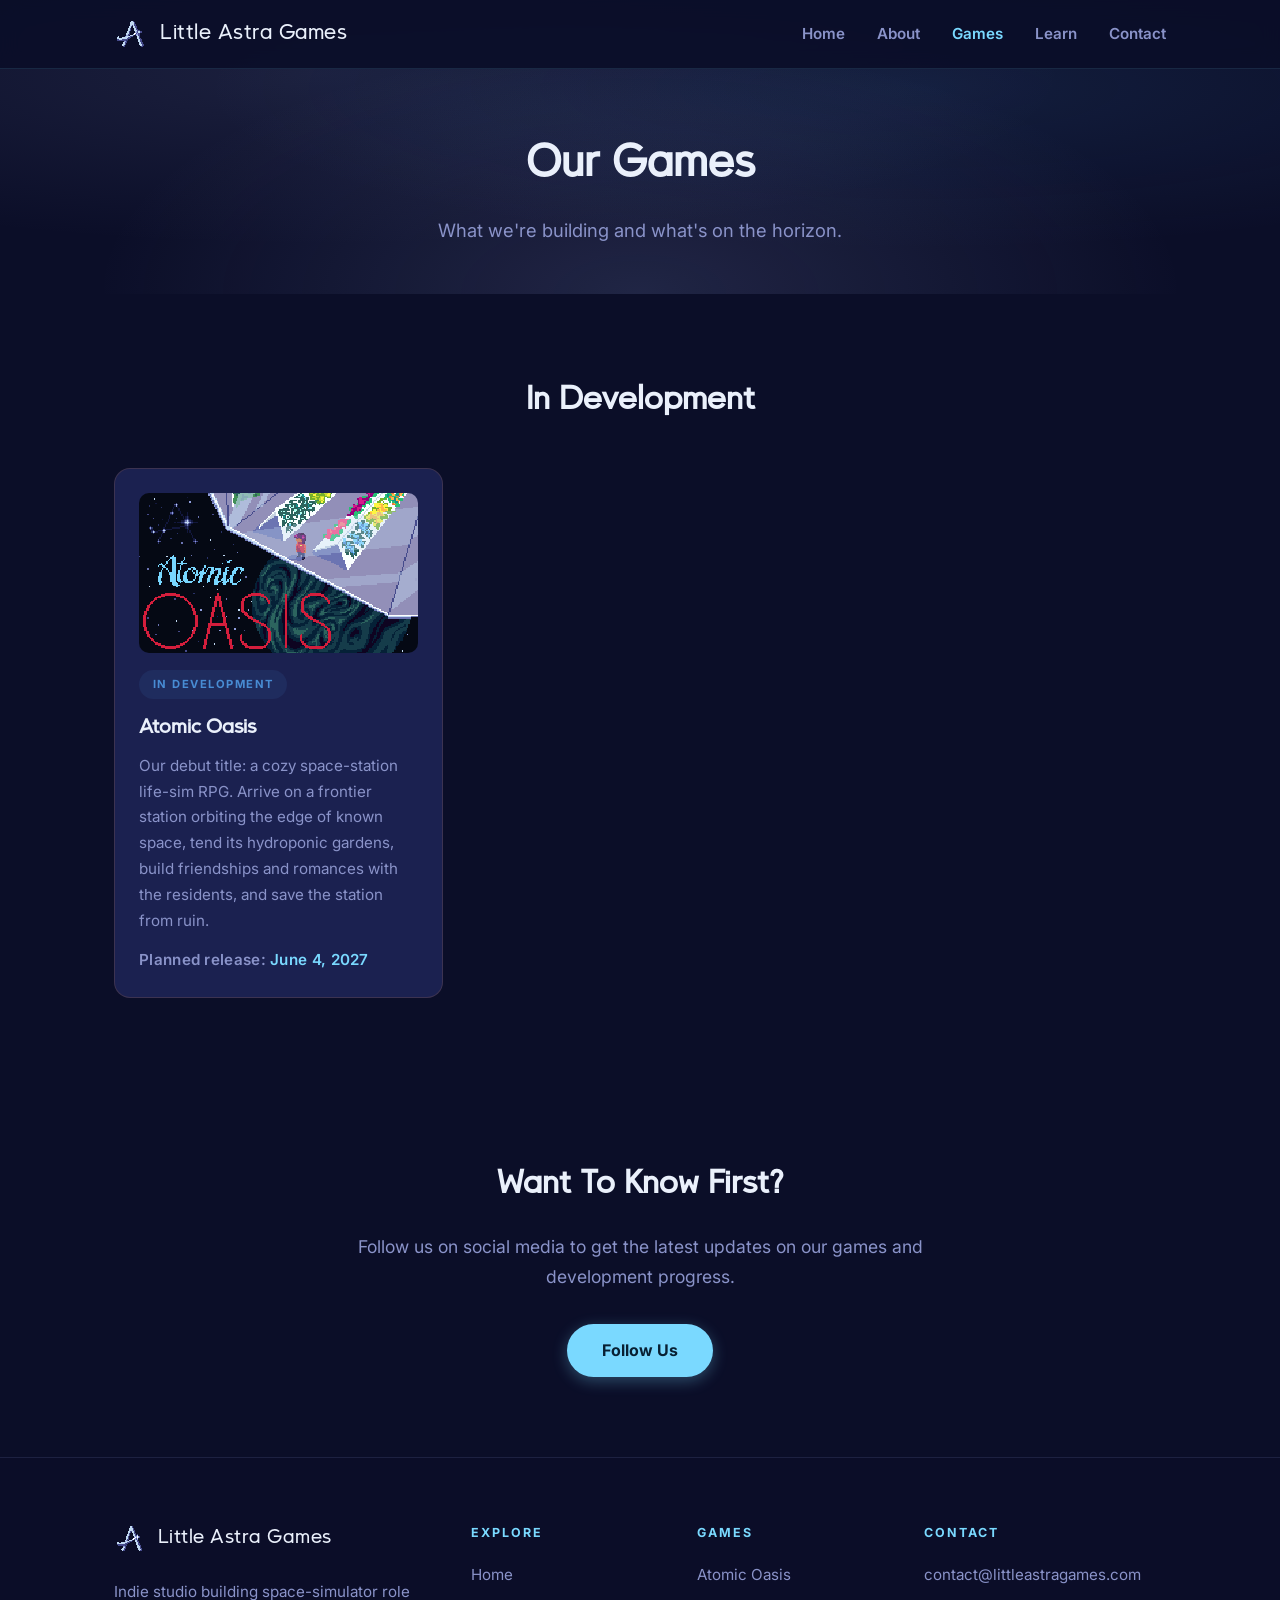
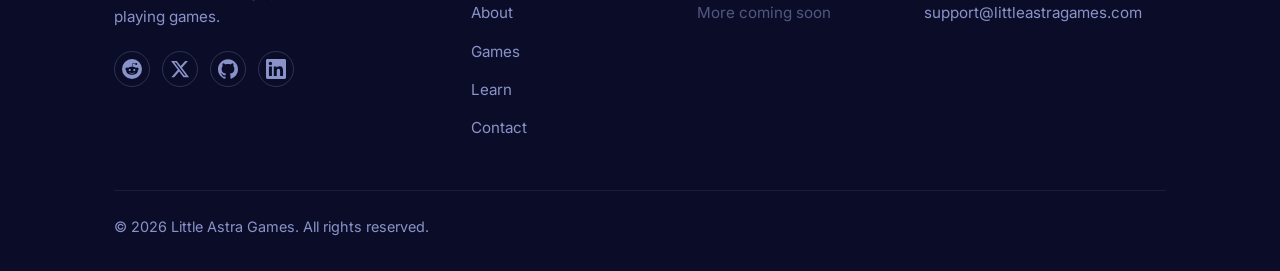
<file: games.html>
<!DOCTYPE html>
<html lang="en">
<head>
  <meta charset="UTF-8">
  <meta name="viewport" content="width=device-width, initial-scale=1.0">
  <meta name="description" content="Games by Little Astra Games - Check out our indie game catalog.">
  <title>Games - Little Astra Games</title>
  <link rel="icon" type="image/png" href="images/LittleAstraLogoTransparent.png">
  <link rel="preconnect" href="https://fonts.googleapis.com">
  <link rel="preconnect" href="https://fonts.gstatic.com" crossorigin>
  <link href="https://fonts.googleapis.com/css2?family=Inter:wght@400;500;600;700;800&display=swap" rel="stylesheet">
  <link rel="stylesheet" href="css/style.css">
</head>
<body>

  <!-- Navigation -->
  <header class="site-header">
    <nav class="nav-container">
      <a href="index.html" class="logo"><img src="images/LittleAstraLogoTransparent.png" alt="" class="logo-mark" /><span>Little Astra Games</span></a>
      <button class="nav-toggle" aria-label="Toggle navigation">
        <span></span>
        <span></span>
        <span></span>
      </button>
      <ul class="nav-links">
        <li><a href="index.html">Home</a></li>
        <li><a href="about.html">About</a></li>
        <li><a href="games.html" class="nav-active">Games</a></li>
        <li><a href="learn.html">Learn</a></li>
        <li><a href="contact.html">Contact</a></li>
      </ul>
    </nav>
  </header>

  <!-- Page Header -->
  <section class="page-header">
    <div class="container">
      <h1>Our Games</h1>
      <p>What we're building and what's on the horizon.</p>
    </div>
  </section>

  <!-- In Development -->
  <section class="section">
    <div class="container">
      <h2>In Development</h2>
      <div class="games-grid">
        <div class="game-card">
          <img src="images/atomic-oasis-capsule.png" alt="Atomic Oasis key art" class="game-card-img" />
          <span class="game-tag">In Development</span>
          <h3>Atomic Oasis</h3>
          <p>Our debut title: a cozy space-station life-sim RPG. Arrive on a frontier station orbiting the edge of known space, tend its hydroponic gardens, build friendships and romances with the residents, and save the station from ruin.</p>
          <p class="game-release">Planned release: <span>June 4, 2027</span></p>
        </div>
      </div>
    </div>
  </section>

  <!-- CTA -->
  <section class="section">
    <div class="container">
      <h2>Want To Know First?</h2>
      <p>Follow us on social media to get the latest updates on our games and development progress.</p>
      <div class="cta-buttons">
        <a href="contact.html" class="btn">Follow Us</a>
      </div>
    </div>
  </section>

  <!-- Footer -->
  <footer class="site-footer">
    <div class="container">
      <div class="footer-top">
        <div class="footer-brand">
          <a href="index.html" class="footer-logo"><img src="images/LittleAstraLogoTransparent.png" alt="" class="footer-logo-mark" /><span>Little Astra Games</span></a>
          <p class="footer-tagline">Indie studio building space-simulator role playing games.</p>
          <ul class="footer-social">
        <li><a href="https://www.reddit.com/user/LittleAstraGames/" aria-label="Reddit" target="_blank" rel="noopener noreferrer"><svg width="20" height="20" viewBox="0 0 24 24" fill="currentColor"><path d="M12 0A12 12 0 0 0 0 12a12 12 0 0 0 12 12 12 12 0 0 0 12-12A12 12 0 0 0 12 0zm5.01 4.744c.688 0 1.25.561 1.25 1.249a1.25 1.25 0 0 1-2.498.056l-2.597-.547-.8 3.747c1.824.07 3.48.632 4.674 1.488.308-.309.73-.491 1.207-.491.968 0 1.754.786 1.754 1.754 0 .716-.435 1.333-1.01 1.614a3.111 3.111 0 0 1 .042.52c0 2.694-3.13 4.884-7.004 4.884-3.874 0-7.004-2.19-7.004-4.884 0-.174.014-.346.042-.514-.577-.28-1.013-.898-1.013-1.616 0-.968.786-1.754 1.754-1.754.463 0 .898.196 1.207.49 1.207-.883 2.878-1.43 4.744-1.487l.885-4.182a.342.342 0 0 1 .14-.197.35.35 0 0 1 .238-.042l2.906.617a1.214 1.214 0 0 1 1.108-.701zM9.25 12C8.561 12 8 12.562 8 13.25c0 .687.561 1.248 1.25 1.248.687 0 1.248-.561 1.248-1.249 0-.688-.561-1.249-1.249-1.249zm5.5 0c-.687 0-1.248.561-1.248 1.25 0 .687.561 1.248 1.249 1.248.688 0 1.249-.561 1.249-1.249 0-.687-.562-1.249-1.25-1.249zm-5.466 3.99a.327.327 0 0 0-.231.094.33.33 0 0 0 0 .463c.842.842 2.484.913 2.961.913.477 0 2.105-.056 2.961-.913a.361.361 0 0 0 0-.463.327.327 0 0 0-.462 0c-.547.533-1.684.73-2.512.73-.828 0-1.979-.196-2.512-.73a.326.326 0 0 0-.205-.094z"/></svg></a></li>
        <li><a href="https://x.com/LittleAstraGame" aria-label="X (Twitter)" target="_blank" rel="noopener noreferrer"><svg width="20" height="20" viewBox="0 0 24 24" fill="currentColor"><path d="M18.244 2.25h3.308l-7.227 8.26 8.502 11.24H16.17l-5.214-6.817L4.99 21.75H1.68l7.73-8.835L1.254 2.25H8.08l4.713 6.231zm-1.161 17.52h1.833L7.084 4.126H5.117z"/></svg></a></li>
        <li><a href="https://github.com/Little-Astra-Games" aria-label="GitHub" target="_blank" rel="noopener noreferrer"><svg width="20" height="20" viewBox="0 0 24 24" fill="currentColor"><path d="M12 .297c-6.63 0-12 5.373-12 12 0 5.303 3.438 9.8 8.205 11.385.6.113.82-.258.82-.577 0-.285-.01-1.04-.015-2.04-3.338.724-4.042-1.61-4.042-1.61C4.422 18.07 3.633 17.7 3.633 17.7c-1.087-.744.084-.729.084-.729 1.205.084 1.838 1.236 1.838 1.236 1.07 1.835 2.809 1.305 3.495.998.108-.776.417-1.305.76-1.605-2.665-.3-5.466-1.332-5.466-5.93 0-1.31.465-2.38 1.235-3.22-.135-.303-.54-1.523.105-3.176 0 0 1.005-.322 3.3 1.23.96-.267 1.98-.399 3-.405 1.02.006 2.04.138 3 .405 2.28-1.552 3.285-1.23 3.285-1.23.645 1.653.24 2.873.12 3.176.765.84 1.23 1.91 1.23 3.22 0 4.61-2.805 5.625-5.475 5.92.42.36.81 1.096.81 2.22 0 1.606-.015 2.896-.015 3.286 0 .315.21.69.825.57C20.565 22.092 24 17.592 24 12.297c0-6.627-5.373-12-12-12"/></svg></a></li>
        <li><a href="https://www.linkedin.com/company/little-astra-games/" aria-label="LinkedIn" target="_blank" rel="noopener noreferrer"><svg width="20" height="20" viewBox="0 0 24 24" fill="currentColor"><path d="M20.447 20.452h-3.554v-5.569c0-1.328-.027-3.037-1.852-3.037-1.853 0-2.136 1.445-2.136 2.939v5.667H9.351V9h3.414v1.561h.046c.477-.9 1.637-1.85 3.37-1.85 3.601 0 4.267 2.37 4.267 5.455v6.286zM5.337 7.433a2.062 2.062 0 0 1-2.063-2.065 2.064 2.064 0 1 1 2.063 2.065zm1.782 13.019H3.555V9h3.564v11.452zM22.225 0H1.771C.792 0 0 .774 0 1.729v20.542C0 23.227.792 24 1.771 24h20.451C23.2 24 24 23.227 24 22.271V1.729C24 .774 23.2 0 22.222 0h.003z"/></svg></a></li>
      </ul>
        </div>
        <div class="footer-col">
          <h4>Explore</h4>
          <ul>
            <li><a href="index.html">Home</a></li>
            <li><a href="about.html">About</a></li>
            <li><a href="games.html">Games</a></li>
            <li><a href="learn.html">Learn</a></li>
            <li><a href="contact.html">Contact</a></li>
          </ul>
        </div>
        <div class="footer-col">
          <h4>Games</h4>
          <ul>
            <li><a href="games.html">Atomic Oasis</a></li>
            <li><span class="footer-muted">More coming soon</span></li>
          </ul>
        </div>
        <div class="footer-col">
          <h4>Contact</h4>
          <ul>
            <li><a href="mailto:contact@littleastragames.com">contact@littleastragames.com</a></li>
            <li><a href="mailto:support@littleastragames.com">support@littleastragames.com</a></li>
          </ul>
        </div>
      </div>
      <div class="footer-bottom">
        <p>&copy; 2026 Little Astra Games. All rights reserved.</p>
      </div>
    </div>
  </footer>

  <script src="js/main.js"></script>
</body>
</html>
</file>
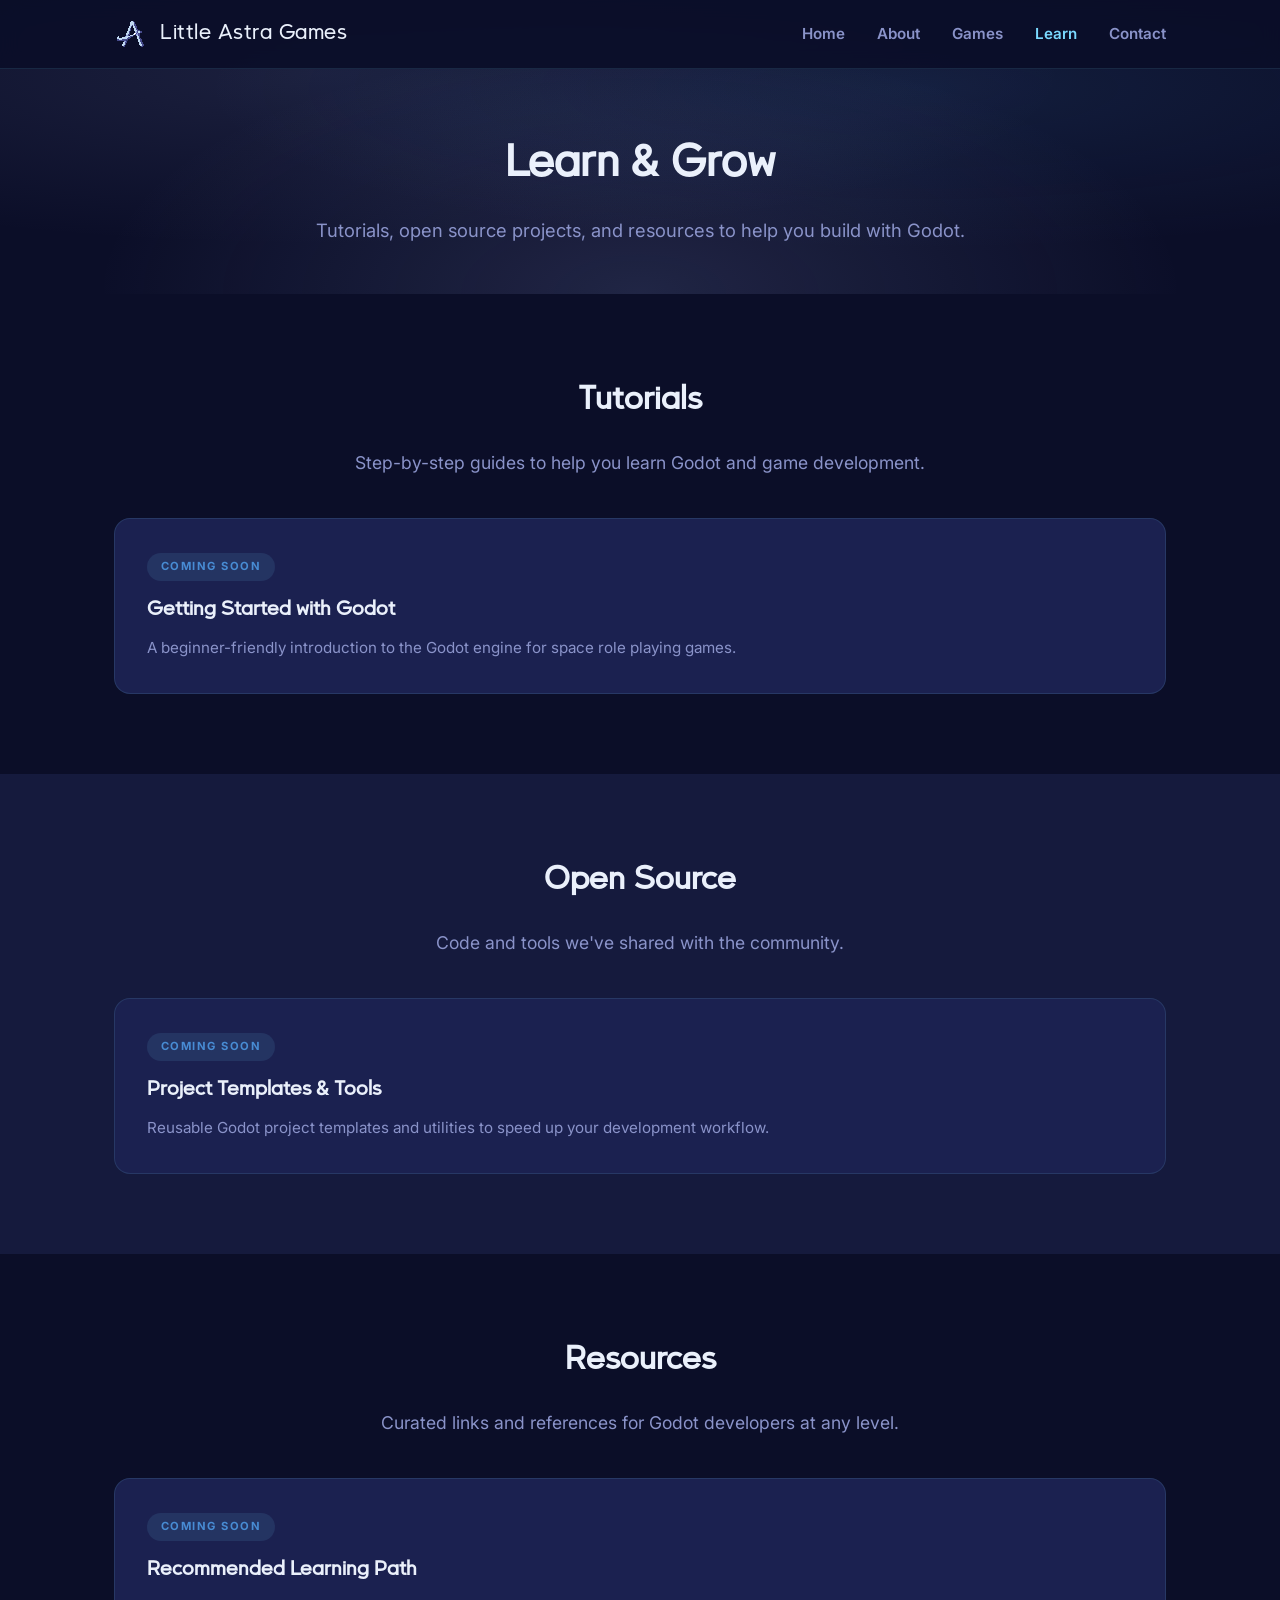
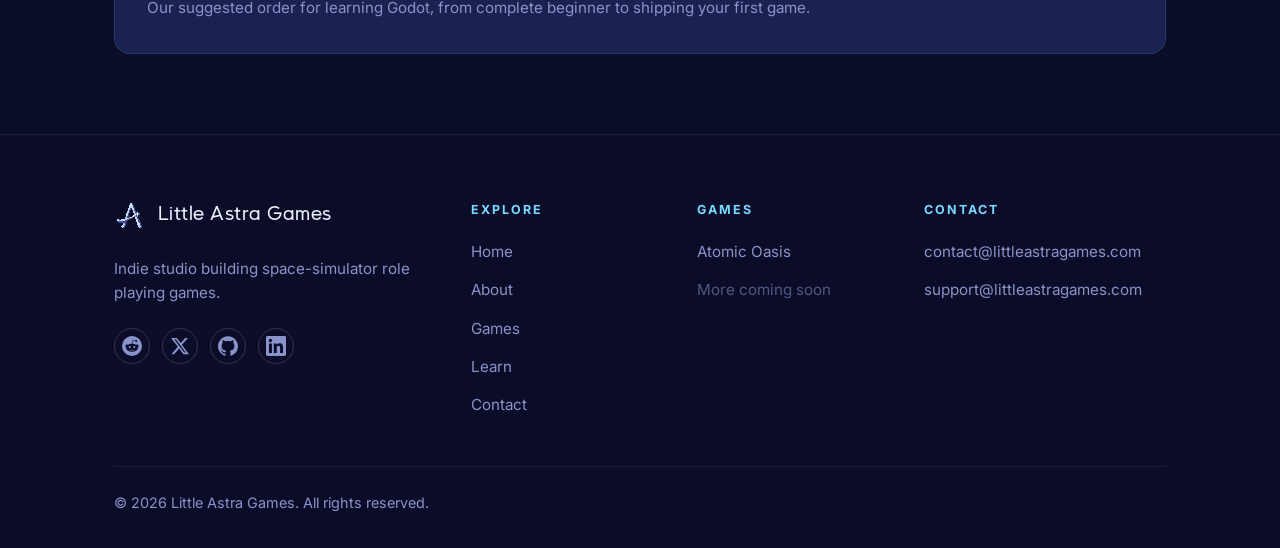
<file: learn.html>
<!DOCTYPE html>
<html lang="en">
<head>
  <meta charset="UTF-8">
  <meta name="viewport" content="width=device-width, initial-scale=1.0">
  <meta name="description" content="Learn & Grow with Little Astra Games - Tutorials, open source code, and educational resources for Godot developers.">
  <title>Learn - Little Astra Games</title>
  <link rel="icon" type="image/png" href="images/LittleAstraLogoTransparent.png">
  <link rel="preconnect" href="https://fonts.googleapis.com">
  <link rel="preconnect" href="https://fonts.gstatic.com" crossorigin>
  <link href="https://fonts.googleapis.com/css2?family=Inter:wght@400;500;600;700;800&display=swap" rel="stylesheet">
  <link rel="stylesheet" href="css/style.css">
</head>
<body>

  <!-- Navigation -->
  <header class="site-header">
    <nav class="nav-container">
      <a href="index.html" class="logo"><img src="images/LittleAstraLogoTransparent.png" alt="" class="logo-mark" /><span>Little Astra Games</span></a>
      <button class="nav-toggle" aria-label="Toggle navigation">
        <span></span>
        <span></span>
        <span></span>
      </button>
      <ul class="nav-links">
        <li><a href="index.html">Home</a></li>
        <li><a href="about.html">About</a></li>
        <li><a href="games.html">Games</a></li>
        <li><a href="learn.html" class="nav-active">Learn</a></li>
        <li><a href="contact.html">Contact</a></li>
      </ul>
    </nav>
  </header>

  <!-- Page Header -->
  <section class="page-header">
    <h1>Learn & Grow</h1>
    <p>Tutorials, open source projects, and resources to help you build with Godot.</p>
  </section>

  <!-- Tutorials -->
  <section class="section">
    <div class="container">
      <h2>Tutorials</h2>
      <p>Step-by-step guides to help you learn Godot and game development.</p>
      <div class="learn-grid">
        <div class="learn-card">
          <span class="learn-tag">Coming Soon</span>
          <h3>Getting Started with Godot</h3>
          <p>A beginner-friendly introduction to the Godot engine for space role playing games.</p>
        </div>
      </div>
    </div>
  </section>

  <!-- Open Source -->
  <section class="section section-alt">
    <div class="container">
      <h2>Open Source</h2>
      <p>Code and tools we've shared with the community.</p>
      <div class="learn-grid">
        <div class="learn-card">
          <span class="learn-tag">Coming Soon</span>
          <h3>Project Templates & Tools</h3>
          <p>Reusable Godot project templates and utilities to speed up your development workflow.</p>
        </div>
      </div>
    </div>
  </section>

  <!-- Resources -->
  <section class="section">
    <div class="container">
      <h2>Resources</h2>
      <p>Curated links and references for Godot developers at any level.</p>
      <div class="learn-grid">
        <div class="learn-card">
          <span class="learn-tag">Coming Soon</span>
          <h3>Recommended Learning Path</h3>
          <p>Our suggested order for learning Godot, from complete beginner to shipping your first game.</p>
        </div>
      </div>
    </div>
  </section>

  <!-- Footer -->
  <footer class="site-footer">
    <div class="container">
      <div class="footer-top">
        <div class="footer-brand">
          <a href="index.html" class="footer-logo"><img src="images/LittleAstraLogoTransparent.png" alt="" class="footer-logo-mark" /><span>Little Astra Games</span></a>
          <p class="footer-tagline">Indie studio building space-simulator role playing games.</p>
          <ul class="footer-social">
        <li><a href="https://www.reddit.com/user/LittleAstraGames/" aria-label="Reddit" target="_blank" rel="noopener noreferrer"><svg width="20" height="20" viewBox="0 0 24 24" fill="currentColor"><path d="M12 0A12 12 0 0 0 0 12a12 12 0 0 0 12 12 12 12 0 0 0 12-12A12 12 0 0 0 12 0zm5.01 4.744c.688 0 1.25.561 1.25 1.249a1.25 1.25 0 0 1-2.498.056l-2.597-.547-.8 3.747c1.824.07 3.48.632 4.674 1.488.308-.309.73-.491 1.207-.491.968 0 1.754.786 1.754 1.754 0 .716-.435 1.333-1.01 1.614a3.111 3.111 0 0 1 .042.52c0 2.694-3.13 4.884-7.004 4.884-3.874 0-7.004-2.19-7.004-4.884 0-.174.014-.346.042-.514-.577-.28-1.013-.898-1.013-1.616 0-.968.786-1.754 1.754-1.754.463 0 .898.196 1.207.49 1.207-.883 2.878-1.43 4.744-1.487l.885-4.182a.342.342 0 0 1 .14-.197.35.35 0 0 1 .238-.042l2.906.617a1.214 1.214 0 0 1 1.108-.701zM9.25 12C8.561 12 8 12.562 8 13.25c0 .687.561 1.248 1.25 1.248.687 0 1.248-.561 1.248-1.249 0-.688-.561-1.249-1.249-1.249zm5.5 0c-.687 0-1.248.561-1.248 1.25 0 .687.561 1.248 1.249 1.248.688 0 1.249-.561 1.249-1.249 0-.687-.562-1.249-1.25-1.249zm-5.466 3.99a.327.327 0 0 0-.231.094.33.33 0 0 0 0 .463c.842.842 2.484.913 2.961.913.477 0 2.105-.056 2.961-.913a.361.361 0 0 0 0-.463.327.327 0 0 0-.462 0c-.547.533-1.684.73-2.512.73-.828 0-1.979-.196-2.512-.73a.326.326 0 0 0-.205-.094z"/></svg></a></li>
        <li><a href="https://x.com/LittleAstraGame" aria-label="X (Twitter)" target="_blank" rel="noopener noreferrer"><svg width="20" height="20" viewBox="0 0 24 24" fill="currentColor"><path d="M18.244 2.25h3.308l-7.227 8.26 8.502 11.24H16.17l-5.214-6.817L4.99 21.75H1.68l7.73-8.835L1.254 2.25H8.08l4.713 6.231zm-1.161 17.52h1.833L7.084 4.126H5.117z"/></svg></a></li>
        <li><a href="https://github.com/Little-Astra-Games" aria-label="GitHub" target="_blank" rel="noopener noreferrer"><svg width="20" height="20" viewBox="0 0 24 24" fill="currentColor"><path d="M12 .297c-6.63 0-12 5.373-12 12 0 5.303 3.438 9.8 8.205 11.385.6.113.82-.258.82-.577 0-.285-.01-1.04-.015-2.04-3.338.724-4.042-1.61-4.042-1.61C4.422 18.07 3.633 17.7 3.633 17.7c-1.087-.744.084-.729.084-.729 1.205.084 1.838 1.236 1.838 1.236 1.07 1.835 2.809 1.305 3.495.998.108-.776.417-1.305.76-1.605-2.665-.3-5.466-1.332-5.466-5.93 0-1.31.465-2.38 1.235-3.22-.135-.303-.54-1.523.105-3.176 0 0 1.005-.322 3.3 1.23.96-.267 1.98-.399 3-.405 1.02.006 2.04.138 3 .405 2.28-1.552 3.285-1.23 3.285-1.23.645 1.653.24 2.873.12 3.176.765.84 1.23 1.91 1.23 3.22 0 4.61-2.805 5.625-5.475 5.92.42.36.81 1.096.81 2.22 0 1.606-.015 2.896-.015 3.286 0 .315.21.69.825.57C20.565 22.092 24 17.592 24 12.297c0-6.627-5.373-12-12-12"/></svg></a></li>
        <li><a href="https://www.linkedin.com/company/little-astra-games/" aria-label="LinkedIn" target="_blank" rel="noopener noreferrer"><svg width="20" height="20" viewBox="0 0 24 24" fill="currentColor"><path d="M20.447 20.452h-3.554v-5.569c0-1.328-.027-3.037-1.852-3.037-1.853 0-2.136 1.445-2.136 2.939v5.667H9.351V9h3.414v1.561h.046c.477-.9 1.637-1.85 3.37-1.85 3.601 0 4.267 2.37 4.267 5.455v6.286zM5.337 7.433a2.062 2.062 0 0 1-2.063-2.065 2.064 2.064 0 1 1 2.063 2.065zm1.782 13.019H3.555V9h3.564v11.452zM22.225 0H1.771C.792 0 0 .774 0 1.729v20.542C0 23.227.792 24 1.771 24h20.451C23.2 24 24 23.227 24 22.271V1.729C24 .774 23.2 0 22.222 0h.003z"/></svg></a></li>
      </ul>
        </div>
        <div class="footer-col">
          <h4>Explore</h4>
          <ul>
            <li><a href="index.html">Home</a></li>
            <li><a href="about.html">About</a></li>
            <li><a href="games.html">Games</a></li>
            <li><a href="learn.html">Learn</a></li>
            <li><a href="contact.html">Contact</a></li>
          </ul>
        </div>
        <div class="footer-col">
          <h4>Games</h4>
          <ul>
            <li><a href="games.html">Atomic Oasis</a></li>
            <li><span class="footer-muted">More coming soon</span></li>
          </ul>
        </div>
        <div class="footer-col">
          <h4>Contact</h4>
          <ul>
            <li><a href="mailto:contact@littleastragames.com">contact@littleastragames.com</a></li>
            <li><a href="mailto:support@littleastragames.com">support@littleastragames.com</a></li>
          </ul>
        </div>
      </div>
      <div class="footer-bottom">
        <p>&copy; 2026 Little Astra Games. All rights reserved.</p>
      </div>
    </div>
  </footer>

  <script src="js/main.js"></script>
</body>
</html>
</file>
<file: css/style.css>
/* ===== Display font: J Audio Cassette (SIL OFL) ===== */
@font-face {
  font-family: 'J Audio Cassette';
  src: url('../fonts/JAudioCassette.otf') format('opentype');
  font-weight: normal;
  font-style: normal;
  font-display: swap;
}

/* ===== Reset & Base ===== */
*,
*::before,
*::after {
  margin: 0;
  padding: 0;
  box-sizing: border-box;
}

:root {
  /* Atomic Oasis palette — "Astra Blue": cool indigo & periwinkle drawn from the logo, cyan accent */
  --color-bg: #0b0e28;
  --color-bg-alt: #12163b;
  --color-surface: #1b2150;
  --color-surface-2: #293266;
  --color-text: #c0d8f0;
  --color-text-muted: #8a93c9;
  --color-cream: #eaf0fb;
  --color-teal: #7ad9ff;
  --color-teal-hover: #b3fff1;
  --color-coral: #919fdb;
  --color-coral-hover: #b3fff1;
  --color-lavender: #919fdb;
  --color-mint: #488cd4;
  --color-gold: #488cd4;
  --color-white: #ffffff;

  /* Primary action — bright cyan pops against the cool indigo */
  --color-accent: #7ad9ff;
  --color-accent-hover: #b3fff1;

  /* Cool accent family (logo-derived) */
  --color-magenta: #7ad9ff;
  --color-orange: #919fdb;
  --color-green: #488cd4;
  --color-yellow: #b3fff1;
  --color-pink: #a8b0e4;
  --color-blue: #488cd4;

  /* Ember accents — from the banner's planet (secondary accent only) */
  --color-ember: #f7b667;
  --color-ember-warm: #e78d56;
  --color-ember-deep: #cb6253;
  --color-ember-wine: #6c1747;

  /* Retro atomic-age motifs */
  --atom-orbit: url('../images/atom-orbit.svg');
  --starburst: url('../images/starburst.svg');

  --font-body: 'Inter', sans-serif;
  --font-display: 'J Audio Cassette', 'Inter', sans-serif;
  --max-width: 1100px;
  --radius: 16px;
  --radius-sm: 10px;
}

html {
  scroll-behavior: smooth;
}

body {
  font-family: var(--font-body);
  min-height: 100vh;
  background-color: var(--color-bg);
  color: var(--color-text);
  line-height: 1.7;
  overflow-x: hidden;
}

a {
  color: var(--color-teal);
  text-decoration: none;
  transition: color 0.2s;
}

a:hover {
  color: var(--color-teal-hover);
}

img {
  max-width: 100%;
  display: block;
}

/* ===== Starfield Background ===== */
body::before,
body::after {
  content: '';
  display: none;
  position: fixed;
  top: 0;
  left: 0;
  width: 100%;
  height: 100%;
  pointer-events: none;
  z-index: 0;
}

body::before {
  background:
    radial-gradient(1px 1px at 10% 15%, rgba(200, 212, 224, 0.7), transparent),
    radial-gradient(1px 1px at 25% 35%, rgba(200, 212, 224, 0.5), transparent),
    radial-gradient(1.5px 1.5px at 40% 10%, rgba(122, 217, 255, 0.6), transparent),
    radial-gradient(1px 1px at 55% 45%, rgba(200, 212, 224, 0.4), transparent),
    radial-gradient(1px 1px at 70% 20%, rgba(200, 212, 224, 0.6), transparent),
    radial-gradient(1.5px 1.5px at 85% 55%, rgba(72, 140, 212, 0.5), transparent),
    radial-gradient(1px 1px at 15% 60%, rgba(200, 212, 224, 0.5), transparent),
    radial-gradient(1px 1px at 30% 80%, rgba(200, 212, 224, 0.3), transparent),
    radial-gradient(1.5px 1.5px at 50% 70%, rgba(122, 217, 255, 0.4), transparent),
    radial-gradient(1px 1px at 65% 85%, rgba(200, 212, 224, 0.6), transparent),
    radial-gradient(1px 1px at 80% 40%, rgba(200, 212, 224, 0.4), transparent),
    radial-gradient(1px 1px at 95% 75%, rgba(145, 159, 219, 0.5), transparent),
    radial-gradient(1px 1px at 5% 90%, rgba(200, 212, 224, 0.5), transparent),
    radial-gradient(1.5px 1.5px at 45% 25%, rgba(122, 217, 255, 0.4), transparent),
    radial-gradient(1px 1px at 75% 60%, rgba(200, 212, 224, 0.3), transparent),
    radial-gradient(1px 1px at 20% 50%, rgba(200, 212, 224, 0.5), transparent),
    radial-gradient(1px 1px at 60% 5%, rgba(200, 212, 224, 0.6), transparent),
    radial-gradient(1px 1px at 90% 30%, rgba(200, 212, 224, 0.4), transparent),
    radial-gradient(1.5px 1.5px at 35% 95%, rgba(145, 159, 219, 0.3), transparent),
    radial-gradient(1px 1px at 50% 50%, rgba(200, 212, 224, 0.3), transparent);
  animation: twinkle 8s ease-in-out infinite alternate;
}

body::after {
  background:
    radial-gradient(1px 1px at 8% 22%, rgba(200, 212, 224, 0.5), transparent),
    radial-gradient(1px 1px at 18% 72%, rgba(200, 212, 224, 0.4), transparent),
    radial-gradient(1.5px 1.5px at 33% 48%, rgba(122, 217, 255, 0.3), transparent),
    radial-gradient(1px 1px at 48% 88%, rgba(200, 212, 224, 0.6), transparent),
    radial-gradient(1px 1px at 62% 32%, rgba(200, 212, 224, 0.4), transparent),
    radial-gradient(1px 1px at 78% 68%, rgba(72, 140, 212, 0.4), transparent),
    radial-gradient(1.5px 1.5px at 88% 12%, rgba(200, 212, 224, 0.5), transparent),
    radial-gradient(1px 1px at 42% 58%, rgba(200, 212, 224, 0.3), transparent),
    radial-gradient(1px 1px at 72% 92%, rgba(145, 159, 219, 0.3), transparent),
    radial-gradient(1px 1px at 22% 8%, rgba(200, 212, 224, 0.6), transparent);
  animation: twinkle 12s ease-in-out infinite alternate-reverse;
}

@keyframes twinkle {
  0% { opacity: 0.6; }
  100% { opacity: 1; }
}

/* All content above starfield */
body > * {
  position: relative;
  z-index: 1;
}

/* ===== Layout ===== */
.container {
  max-width: var(--max-width);
  margin: 0 auto;
  padding: 0 1.5rem;
}

.section {
  padding: 5rem 0;
  text-align: center;
}

.section-alt {
  background-color: rgba(41, 50, 102, 0.35);
}

.section h2 {
  font-family: var(--font-display);
  font-size: 2rem;
  margin-bottom: 1.25rem;
  color: var(--color-cream);
}

.section p {
  max-width: 640px;
  margin: 0 auto;
  color: var(--color-text-muted);
  font-size: 1.1rem;
}

/* ===== Header / Nav ===== */
.site-header {
  position: fixed;
  top: 0;
  left: 0;
  width: 100%;
  z-index: 100;
  background-color: rgba(11, 14, 40, 0.9);
  backdrop-filter: blur(10px);
  border-bottom: 1px solid rgba(122, 217, 255, 0.12);
}

.nav-container {
  max-width: var(--max-width);
  margin: 0 auto;
  padding: 1rem 1.5rem;
  display: flex;
  align-items: center;
  justify-content: space-between;
}

.logo {
  font-family: var(--font-display);
  font-size: 1.3rem;
  color: var(--color-cream);
  letter-spacing: 0.5px;
  display: inline-flex;
  align-items: center;
  gap: 0.65rem;
}

.logo-mark {
  width: 36px;
  height: 36px;
  border-radius: 6px;
  image-rendering: pixelated;
  image-rendering: crisp-edges;
  flex-shrink: 0;
}

.logo:hover {
  color: var(--color-teal);
}

.footer-copy {
  display: inline-flex;
  align-items: center;
  gap: 0.6rem;
}

.footer-mark {
  width: 26px;
  height: 26px;
  border-radius: 4px;
  image-rendering: pixelated;
  image-rendering: crisp-edges;
  flex-shrink: 0;
}

.nav-links {
  list-style: none;
  display: flex;
  gap: 2rem;
}

.nav-links a {
  color: var(--color-text-muted);
  font-size: 0.95rem;
  font-weight: 600;
  transition: color 0.2s;
}

.nav-links a:hover {
  color: var(--color-cream);
}

.nav-links a.nav-active {
  color: var(--color-teal);
}

/* Mobile nav toggle */
.nav-toggle {
  display: none;
  background: none;
  border: none;
  cursor: pointer;
  flex-direction: column;
  gap: 5px;
  padding: 4px;
}

.nav-toggle span {
  display: block;
  width: 24px;
  height: 2px;
  background-color: var(--color-cream);
  border-radius: 2px;
  transition: transform 0.3s, opacity 0.3s;
}

@media (max-width: 768px) {
  .nav-toggle {
    display: flex;
  }

  .nav-links {
    position: absolute;
    top: 100%;
    left: 0;
    width: 100%;
    flex-direction: column;
    background-color: rgba(11, 14, 40, 0.97);
    padding: 1.5rem;
    gap: 1rem;
    border-bottom: 1px solid rgba(122, 217, 255, 0.12);
    display: none;
  }

  .nav-links.open {
    display: flex;
  }
}

/* ===== Banner strip (Home) ===== */
.hero-banner {
  padding-top: 4.3rem;
}

.hero-banner-img {
  width: 100%;
  position: relative;
  aspect-ratio: 7.4 / 1;
  background: #000000 url('../images/banner-v2.webp') center / cover no-repeat;
  image-rendering: pixelated;
  image-rendering: crisp-edges;
}

/* crisp edge so the strip reads as its own band */
.hero-banner-img::after {
  content: '';
  position: absolute;
  left: 0;
  right: 0;
  bottom: 0;
  height: 2px;
  background: linear-gradient(
    90deg,
    transparent 0%,
    rgba(122, 217, 255, 0.55) 28%,
    rgba(231, 141, 86, 0.55) 72%,
    transparent 100%
  );
}


.hero h1 {
  font-family: var(--font-display);
  font-size: 3.5rem;
  color: var(--color-cream);
  margin-bottom: 1rem;
  letter-spacing: 1px;
}

.hero p {
  font-size: 1.3rem;
  color: var(--color-text-muted);
  margin-bottom: 2.5rem;
}

/* ===== Page Header (Sub-pages) ===== */
.page-header {
  position: relative;
  padding: 8rem 0 3rem;
  text-align: center;
  background:
    radial-gradient(ellipse at center bottom, rgba(145, 159, 219, 0.16) 0%, transparent 60%),
    radial-gradient(ellipse at 72% 30%, rgba(72, 140, 212, 0.12) 0%, transparent 55%),
    radial-gradient(ellipse at 25% 25%, rgba(145, 159, 219, 0.12) 0%, transparent 55%);
}

.page-header h1 {
  font-family: var(--font-display);
  font-size: 2.75rem;
  color: var(--color-cream);
  margin-bottom: 0.75rem;
}

.page-header p {
  font-size: 1.15rem;
  color: var(--color-text-muted);
}

/* ===== Buttons ===== */
.btn {
  display: inline-block;
  padding: 0.8rem 2.2rem;
  background-color: var(--color-accent);
  color: #082033;
  border-radius: 50px;
  font-family: var(--font-body);
  font-size: 1rem;
  font-weight: 700;
  transition: background-color 0.2s, transform 0.2s, box-shadow 0.2s;
  box-shadow: 0 4px 15px rgba(122, 217, 255, 0.3);
}

.btn:hover {
  background-color: var(--color-accent-hover);
  color: #082033;
  transform: translateY(-2px);
  box-shadow: 0 6px 22px rgba(122, 217, 255, 0.4);
}

.btn-outline {
  background-color: transparent;
  border: 2px solid var(--color-teal);
  color: var(--color-teal);
  box-shadow: none;
}

.btn-outline:hover {
  background-color: var(--color-teal);
  color: var(--color-bg);
  box-shadow: 0 6px 20px rgba(122, 217, 255, 0.25);
}

.cta-buttons {
  display: flex;
  gap: 1rem;
  justify-content: center;
  margin-top: 2rem;
  flex-wrap: wrap;
}

/* ===== Card base style ===== */
.highlight-card,
.game-card,
.value-card,
.contact-card {
  background-color: var(--color-surface);
  border-radius: var(--radius);
  border: 1px solid rgba(231, 141, 86, 0.16);
  transition: transform 0.25s, box-shadow 0.25s, border-color 0.25s;
}

.highlight-card:hover,
.game-card:hover,
.value-card:hover,
.contact-card:hover {
  transform: translateY(-4px);
  box-shadow: 0 8px 30px rgba(231, 141, 86, 0.14);
  border-color: rgba(231, 141, 86, 0.4);
}

/* ===== Highlights Grid (Home) ===== */
.highlights-grid {
  display: grid;
  grid-template-columns: repeat(auto-fit, minmax(260px, 1fr));
  gap: 2rem;
  margin-top: 2.5rem;
}

.highlight-card {
  padding: 2rem;
  text-align: left;
}

.highlight-card h3 {
  font-family: var(--font-display);
  font-size: 1.3rem;
  color: var(--color-teal);
  margin-bottom: 0.75rem;
}

.highlight-card p {
  color: var(--color-text-muted);
  font-size: 0.95rem;
  margin: 0;
  max-width: none;
}

/* Retro atomic decorative dot on highlight cards */
.highlight-card::before {
  content: '';
  display: block;
  width: 10px;
  height: 10px;
  border-radius: 50%;
  margin-bottom: 1.25rem;
}

.highlight-card:nth-child(1)::before {
  background-color: var(--color-magenta);
  box-shadow: 0 0 12px rgba(72, 140, 212, 0.5);
}

.highlight-card:nth-child(2)::before {
  background-color: var(--color-teal);
  box-shadow: 0 0 12px rgba(122, 217, 255, 0.5);
}

.highlight-card:nth-child(3)::before {
  background-color: var(--color-orange);
  box-shadow: 0 0 12px rgba(145, 159, 219, 0.5);
}

.highlight-card:nth-child(4)::before {
  background-color: var(--color-green);
  box-shadow: 0 0 12px rgba(122, 217, 255, 0.5);
}

/* ===== Learn Grid ===== */
.learn-grid {
  display: grid;
  grid-template-columns: repeat(auto-fit, minmax(280px, 1fr));
  gap: 2rem;
  margin-top: 2.5rem;
}

.learn-card {
  background-color: var(--color-surface);
  border-radius: var(--radius);
  border: 1px solid rgba(122, 217, 255, 0.12);
  padding: 2rem;
  text-align: left;
  transition: transform 0.25s, box-shadow 0.25s, border-color 0.25s;
}

.learn-card:hover {
  transform: translateY(-4px);
  box-shadow: 0 8px 30px rgba(231, 141, 86, 0.14);
  border-color: rgba(231, 141, 86, 0.4);
}

.learn-tag {
  display: inline-block;
  font-size: 0.7rem;
  font-weight: 700;
  text-transform: uppercase;
  letter-spacing: 1.5px;
  color: var(--color-gold);
  background-color: rgba(122, 217, 255, 0.1);
  padding: 0.3rem 0.85rem;
  border-radius: 50px;
  margin-bottom: 0.75rem;
}

.learn-card h3 {
  font-family: var(--font-display);
  font-size: 1.25rem;
  color: var(--color-cream);
  margin-bottom: 0.5rem;
}

.learn-card p {
  color: var(--color-text-muted);
  font-size: 0.95rem;
  max-width: none;
  margin: 0;
}

/* ===== Games Grid ===== */
.games-grid {
  display: grid;
  grid-template-columns: repeat(auto-fill, minmax(300px, 1fr));
  gap: 2rem;
  margin-top: 2.5rem;
}

.game-card {
  padding: 1.5rem;
  text-align: left;
}

.game-card-placeholder {
  width: 100%;
  aspect-ratio: 16 / 9;
  background: linear-gradient(135deg, rgba(145, 159, 219, 0.12) 0%, rgba(145, 159, 219, 0.1) 100%);
  border-radius: var(--radius-sm);
  margin-bottom: 1rem;
}

.game-card-img {
  display: block;
  width: 100%;
  height: auto;
  aspect-ratio: 1230 / 702;
  border-radius: var(--radius-sm);
  margin-bottom: 1rem;
  image-rendering: pixelated;
  image-rendering: crisp-edges;
}

.game-release {
  margin-top: 0.85rem !important;
  font-size: 0.85rem;
  font-weight: 600;
  letter-spacing: 0.3px;
  color: var(--color-text-muted);
}

.game-release span {
  color: var(--color-teal);
}

.game-tag {
  display: inline-block;
  font-size: 0.7rem;
  font-weight: 700;
  text-transform: uppercase;
  letter-spacing: 1.5px;
  color: var(--color-mint);
  background-color: rgba(72, 140, 212, 0.1);
  padding: 0.3rem 0.85rem;
  border-radius: 50px;
  margin-bottom: 0.75rem;
}

.game-card h3 {
  font-family: var(--font-display);
  font-size: 1.25rem;
  color: var(--color-cream);
  margin-bottom: 0.5rem;
}

.game-card p {
  color: var(--color-text-muted);
  font-size: 0.95rem;
  max-width: none;
  margin: 0;
}

/* ===== Content Block (About) ===== */
.content-block {
  text-align: left;
  max-width: 720px;
  margin: 0 auto;
}

.content-block h2 {
  text-align: left;
}

.content-block p {
  max-width: none;
  margin: 0 0 1rem;
  text-align: left;
}

/* ===== Values Grid (About) ===== */
.values-grid {
  display: grid;
  grid-template-columns: repeat(auto-fit, minmax(240px, 1fr));
  gap: 1.5rem;
  margin-top: 2.5rem;
}

.value-card {
  padding: 1.75rem;
  text-align: left;
  position: relative;
  overflow: hidden;
}

/* Retro accent stripe on value cards */
.value-card::after {
  content: '';
  position: absolute;
  top: 0;
  left: 0;
  width: 100%;
  height: 3px;
  border-radius: var(--radius) var(--radius) 0 0;
}

.value-card:nth-child(1)::after { background: linear-gradient(90deg, var(--color-teal), var(--color-blue)); }
.value-card:nth-child(2)::after { background: linear-gradient(90deg, var(--color-magenta), var(--color-orange)); }
.value-card:nth-child(3)::after { background: linear-gradient(90deg, var(--color-yellow), var(--color-green)); }
.value-card:nth-child(4)::after { background: linear-gradient(90deg, var(--color-coral), var(--color-magenta)); }

.value-card h3 {
  font-family: var(--font-display);
  font-size: 1.1rem;
  color: var(--color-cream);
  margin-bottom: 0.5rem;
}

.value-card p {
  color: var(--color-text-muted);
  font-size: 0.95rem;
  max-width: none;
  margin: 0;
}

/* ===== Team Grid (About) ===== */
.team-grid {
  display: grid;
  grid-template-columns: repeat(auto-fill, minmax(280px, 1fr));
  gap: 2rem;
  margin-top: 2.5rem;
  justify-items: center;
}

.team-card {
  background-color: var(--color-surface);
  border-radius: var(--radius);
  border: 1px solid rgba(122, 217, 255, 0.12);
  padding: 2rem;
  text-align: left;
  max-width: 420px;
  width: 100%;
}

.team-avatar {
  width: 80px;
  height: 80px;
  border-radius: 50%;
  background: linear-gradient(135deg, var(--color-teal), var(--color-lavender));
  margin: 0 auto 1.25rem;
  opacity: 0.6;
}

.team-card h3 {
  font-family: var(--font-display);
  font-size: 1.2rem;
  color: var(--color-cream);
  margin-bottom: 0.25rem;
  text-align: center;
}

.team-role {
  color: var(--color-teal);
  font-weight: 700;
  font-size: 0.9rem;
  text-align: center;
  margin-bottom: 1.25rem;
}

.team-card h4 {
  font-family: var(--font-display);
  font-size: 0.95rem;
  color: var(--color-cream);
  margin-bottom: 0.75rem;
}

.team-responsibilities {
  list-style: none;
  padding: 0;
}

.team-responsibilities li {
  color: var(--color-text-muted);
  font-size: 0.9rem;
  padding: 0.3rem 0;
  padding-left: 1.25rem;
  position: relative;
}

.team-responsibilities li::before {
  content: '';
  position: absolute;
  left: 0;
  top: 0.7rem;
  width: 6px;
  height: 6px;
  border-radius: 50%;
  background-color: var(--color-coral);
}

.team-card p {
  color: var(--color-text-muted);
  font-size: 0.9rem;
}

/* ===== Contact Grid ===== */
.contact-grid {
  display: grid;
  grid-template-columns: repeat(auto-fit, minmax(260px, 1fr));
  gap: 1.5rem;
  margin-top: 1rem;
}

.contact-card {
  padding: 2rem;
  text-align: left;
}

.contact-card h3 {
  font-family: var(--font-display);
  font-size: 1.15rem;
  color: var(--color-cream);
  margin-bottom: 0.5rem;
}

.contact-card p {
  color: var(--color-text-muted);
  font-size: 0.95rem;
  margin: 0 0 1rem;
  max-width: none;
}

.contact-link {
  font-weight: 700;
  font-size: 0.95rem;
  color: var(--color-teal);
}

.contact-link:hover {
  color: var(--color-teal-hover);
}

/* ===== Social Links ===== */
.social-links {
  list-style: none;
  display: flex;
  justify-content: center;
  gap: 1.5rem;
  margin-top: 2rem;
  flex-wrap: wrap;
}

.social-links a {
  display: inline-block;
  padding: 0.5rem 1.25rem;
  color: var(--color-cream);
  font-weight: 700;
  font-size: 0.95rem;
  border: 1px solid rgba(122, 217, 255, 0.25);
  border-radius: 50px;
  transition: all 0.2s;
}

.social-links a:hover {
  background-color: var(--color-teal);
  color: var(--color-bg);
  border-color: var(--color-teal);
}

/* ===== Footer ===== */
.site-footer {
  padding: 4rem 0 2rem;
  border-top: 1px solid rgba(145, 159, 219, 0.14);
  background-color: rgba(11, 14, 40, 0.55);
}

.footer-top {
  display: grid;
  grid-template-columns: minmax(0, 1.7fr) minmax(0, 1fr) minmax(0, 1fr) minmax(0, 1.3fr);
  gap: 2.5rem;
}

.footer-brand {
  max-width: 320px;
}

.footer-logo {
  display: inline-flex;
  align-items: center;
  gap: 0.6rem;
  font-family: var(--font-display);
  font-size: 1.2rem;
  color: var(--color-cream);
  letter-spacing: 0.5px;
}

.footer-logo:hover {
  color: var(--color-teal);
}

.footer-logo-mark {
  width: 34px;
  height: 34px;
  border-radius: 6px;
  image-rendering: pixelated;
  image-rendering: crisp-edges;
  flex-shrink: 0;
}

.footer-tagline {
  color: var(--color-text-muted);
  font-size: 0.95rem;
  line-height: 1.6;
  margin: 1rem 0 1.4rem;
}

.footer-col h4 {
  font-family: var(--font-body);
  font-size: 0.78rem;
  font-weight: 700;
  text-transform: uppercase;
  letter-spacing: 2px;
  color: var(--color-teal);
  margin-bottom: 1.1rem;
}

.footer-col ul {
  list-style: none;
  display: flex;
  flex-direction: column;
  gap: 0.7rem;
}

.footer-col a {
  color: var(--color-text-muted);
  font-size: 0.95rem;
  transition: color 0.2s;
  overflow-wrap: anywhere;
}

.footer-col a:hover {
  color: var(--color-cream);
}

.footer-muted {
  color: var(--color-text-muted);
  opacity: 0.55;
  font-size: 0.95rem;
}

.footer-social {
  list-style: none;
  display: flex;
  gap: 0.75rem;
}

.footer-social a {
  display: flex;
  align-items: center;
  justify-content: center;
  width: 36px;
  height: 36px;
  border-radius: 50%;
  border: 1px solid rgba(145, 159, 219, 0.25);
  color: var(--color-text-muted);
  transition: all 0.2s;
}

.footer-social a:hover {
  background-color: var(--color-teal);
  color: var(--color-bg);
  border-color: var(--color-teal);
}

.footer-bottom {
  margin-top: 3rem;
  padding-top: 1.5rem;
  border-top: 1px solid rgba(145, 159, 219, 0.1);
  display: flex;
  justify-content: space-between;
  align-items: center;
  flex-wrap: wrap;
  gap: 1rem;
}

.footer-bottom p {
  color: var(--color-text-muted);
  font-size: 0.9rem;
}

@media (max-width: 1024px) {
  .footer-top {
    grid-template-columns: 1fr 1fr;
    gap: 2rem 2.5rem;
  }

  .footer-brand {
    max-width: none;
  }
}

@media (max-width: 560px) {
  .footer-top {
    grid-template-columns: 1fr;
  }

  .footer-bottom {
    flex-direction: column;
    text-align: center;
    justify-content: center;
  }
}

/* ===== Responsive ===== */
@media (max-width: 600px) {
  .hero h1 {
    font-size: 2.25rem;
  }

  .hero p {
    font-size: 1.05rem;
  }

  .page-header {
    padding: 6.5rem 0 2rem;
  }

  .page-header h1 {
    font-size: 2rem;
  }

  .section {
    padding: 3.5rem 0;
  }
}

/* ===== Home Page Overrides (W4-inspired) ===== */

body.home .container {
  max-width: 1200px;
}

/* Intro row: studio text left, flagship right */
body.home .section-intro {
  padding: 2rem 0 4.5rem;
}

body.home .intro-row {
  display: grid;
  grid-template-columns: 1fr 1fr;
  gap: 4rem;
  align-items: center;
  text-align: left;
}

body.home .intro-text {
  text-align: left;
}

body.home .intro-text h1 {
  font-family: var(--font-display);
  font-size: clamp(2.4rem, 4.4vw, 4rem);
  color: var(--color-cream);
  line-height: 1.1;
  margin-bottom: 1rem;
}

body.home .intro-text .hero-subtitle {
  font-size: clamp(1.05rem, 1.5vw, 1.3rem);
  color: var(--color-text-muted);
  line-height: 1.7;
  margin: 0 0 2rem;
  max-width: 34ch;
  text-align: left;
}

body.home .intro-flagship .section-label {
  text-align: left;
}


/* Section label — uppercase teal eyebrow */
body.home .section-label {
  display: block;
  font-size: 0.8rem;
  font-weight: 700;
  text-transform: uppercase;
  letter-spacing: 2.5px;
  color: var(--color-ember);
  margin-bottom: 0.75rem;
}

/* Highlights section */
body.home .section-highlights {
  padding: 7rem 0;
  position: relative;
}

body.home .section-highlights::before {
  content: '';
  position: absolute;
  top: 0;
  left: 50%;
  transform: translateX(-50%);
  width: 80%;
  max-width: 600px;
  height: 2px;
  background: linear-gradient(90deg, transparent, var(--color-teal), var(--color-magenta), var(--color-orange), var(--color-yellow), transparent);
}

body.home .section-highlights h2 {
  font-size: 2.5rem;
}

/* Highlights grid */
body.home .highlights-grid {
  gap: 2.5rem;
  margin-top: 3rem;
}

/* Highlight cards — gradient accent bars */
body.home .highlight-card {
  padding: 2.5rem;
  position: relative;
  overflow: hidden;
}

body.home .highlight-card::before {
  width: 40px;
  height: 4px;
  border-radius: 2px;
  margin-bottom: 1.5rem;
}

body.home .highlight-card:nth-child(1)::before {
  background: linear-gradient(90deg, var(--color-magenta), var(--color-orange));
  box-shadow: 0 0 14px rgba(72, 140, 212, 0.45);
}

body.home .highlight-card:nth-child(2)::before {
  background: linear-gradient(90deg, var(--color-teal), var(--color-blue));
  box-shadow: 0 0 14px rgba(122, 217, 255, 0.45);
}

body.home .highlight-card:nth-child(3)::before {
  background: linear-gradient(90deg, var(--color-yellow), var(--color-green));
  box-shadow: 0 0 14px rgba(122, 217, 255, 0.4);
}

body.home .highlight-card:nth-child(4)::before {
  background: linear-gradient(90deg, var(--color-coral), var(--color-magenta));
  box-shadow: 0 0 14px rgba(145, 159, 219, 0.45);
}

body.home .highlight-card:nth-child(1) h3 { color: var(--color-magenta); }
body.home .highlight-card:nth-child(2) h3 { color: var(--color-teal); }
body.home .highlight-card:nth-child(3) h3 { color: var(--color-orange); }
body.home .highlight-card:nth-child(4) h3 { color: var(--color-green); }

body.home .highlight-card h3 {
  font-size: 1.4rem;
}

body.home .highlight-card p {
  font-size: 1rem;
  line-height: 1.8;
}

/* Pillars — alternating feature rows */
body.home .pillars {
  display: flex;
  flex-direction: column;
  gap: 4.5rem;
  margin-top: 3.5rem;
  text-align: left;
}

body.home .pillar-row {
  display: flex;
  align-items: center;
  gap: 3.5rem;
}

body.home .pillar-row:nth-child(even) {
  flex-direction: row-reverse;
}

body.home .pillar-text,
body.home .pillar-media {
  flex: 1 1 0;
  min-width: 0;
}

body.home .pillar-text h3 {
  font-family: var(--font-display);
  font-size: clamp(1.6rem, 3vw, 2.1rem);
  color: var(--color-cream);
  line-height: 1.2;
  margin-bottom: 1rem;
}

body.home .pillar-text p {
  color: var(--color-text-muted);
  font-size: 1.05rem;
  line-height: 1.8;
  max-width: 48ch;
  margin: 0;
}

body.home .pillar-placeholder {
  position: relative;
  aspect-ratio: 4 / 3;
  border-radius: 16px;
  border: 1px solid rgba(145, 159, 219, 0.2);
  background:
    radial-gradient(ellipse at 72% 22%, rgba(122, 217, 255, 0.14), transparent 60%),
    linear-gradient(135deg, #1b2150 0%, #10142f 100%);
  display: flex;
  align-items: center;
  justify-content: center;
  overflow: hidden;
}

body.home .pillar-placeholder span {
  font-family: var(--font-display);
  font-size: clamp(2.4rem, 6vw, 4rem);
  color: rgba(192, 216, 240, 0.14);
  letter-spacing: 3px;
  text-transform: uppercase;
}

body.home .pillar-img {
  display: block;
  width: 100%;
  aspect-ratio: 4 / 3;
  object-fit: cover;
  border-radius: 16px;
  border: 1px solid rgba(145, 159, 219, 0.2);
}

@media (max-width: 768px) {
  body.home .pillars {
    gap: 3rem;
  }

  body.home .pillar-row,
  body.home .pillar-row:nth-child(even) {
    flex-direction: column;
    gap: 1.5rem;
  }

  body.home .pillar-media {
    width: 100%;
  }

  body.home .pillar-text p {
    max-width: none;
  }
}

/* Flagship game section */
body.home .section-flagship {
  padding: 7rem 0;
}

body.home .section-flagship h2 {
  font-size: 2.5rem;
}

body.home .flagship-card {
  display: block;
  margin-top: 1rem;
  text-align: left;
  padding: 1.5rem;
  border-radius: 18px;
  border: 1px solid rgba(231, 141, 86, 0.32);
  box-shadow: 0 0 40px rgba(231, 141, 86, 0.1);
  background:
    radial-gradient(ellipse at 15% 10%, rgba(122, 217, 255, 0.08), transparent 60%),
    radial-gradient(ellipse at 88% 85%, rgba(231, 141, 86, 0.1), transparent 55%),
    linear-gradient(135deg, rgba(27, 33, 80, 0.92) 0%, rgba(36, 26, 63, 0.92) 100%);
}

body.home .flagship-card .flagship-img {
  margin-bottom: 1.25rem;
}

body.home .flagship-info h2 {
  font-family: var(--font-display);
  font-size: clamp(1.5rem, 2.4vw, 1.9rem);
  color: var(--color-cream);
  margin: 0 0 0.75rem;
}


body.home .flagship-img {
  display: block;
  width: 100%;
  aspect-ratio: 1230 / 702;
  object-fit: cover;
  border-radius: 12px;
  border: 1px solid rgba(145, 159, 219, 0.25);
  image-rendering: pixelated;
  image-rendering: crisp-edges;
}

body.home .flagship-info h3 {
  font-family: var(--font-display);
  font-size: clamp(1.8rem, 3.5vw, 2.4rem);
  color: var(--color-cream);
  margin: 0.85rem 0 0.9rem;
}

body.home .flagship-info > p {
  color: var(--color-text-muted);
  font-size: 1.05rem;
  line-height: 1.8;
  max-width: none;
  margin: 0 0 1.2rem;
}

body.home .flagship-release {
  font-size: 0.9rem !important;
  font-weight: 600;
  letter-spacing: 0.3px;
  color: var(--color-text-muted);
  margin: 0 0 1.6rem !important;
}

body.home .flagship-release span {
  color: var(--color-teal);
}

@media (max-width: 860px) {
  body.home .intro-row {
    grid-template-columns: 1fr;
    gap: 2.5rem;
  }

  body.home .intro-text .hero-subtitle {
    max-width: none;
  }
}

/* Responsive — home overrides */
@media (max-width: 600px) {
  body.home .hero h1 {
    font-size: clamp(2.25rem, 8vw, 3rem);
  }

  body.home .hero .hero-subtitle {
    font-size: 1.15rem;
  }

  body.home .hero .btn {
    padding: 0.85rem 2.2rem;
    font-size: 1rem;
  }

  body.home .section-highlights,
  body.home .section-flagship {
    padding: 4.5rem 0;
  }

  body.home .section-highlights h2,
  body.home .section-flagship h2 {
    font-size: 2rem;
  }
}
</file>
